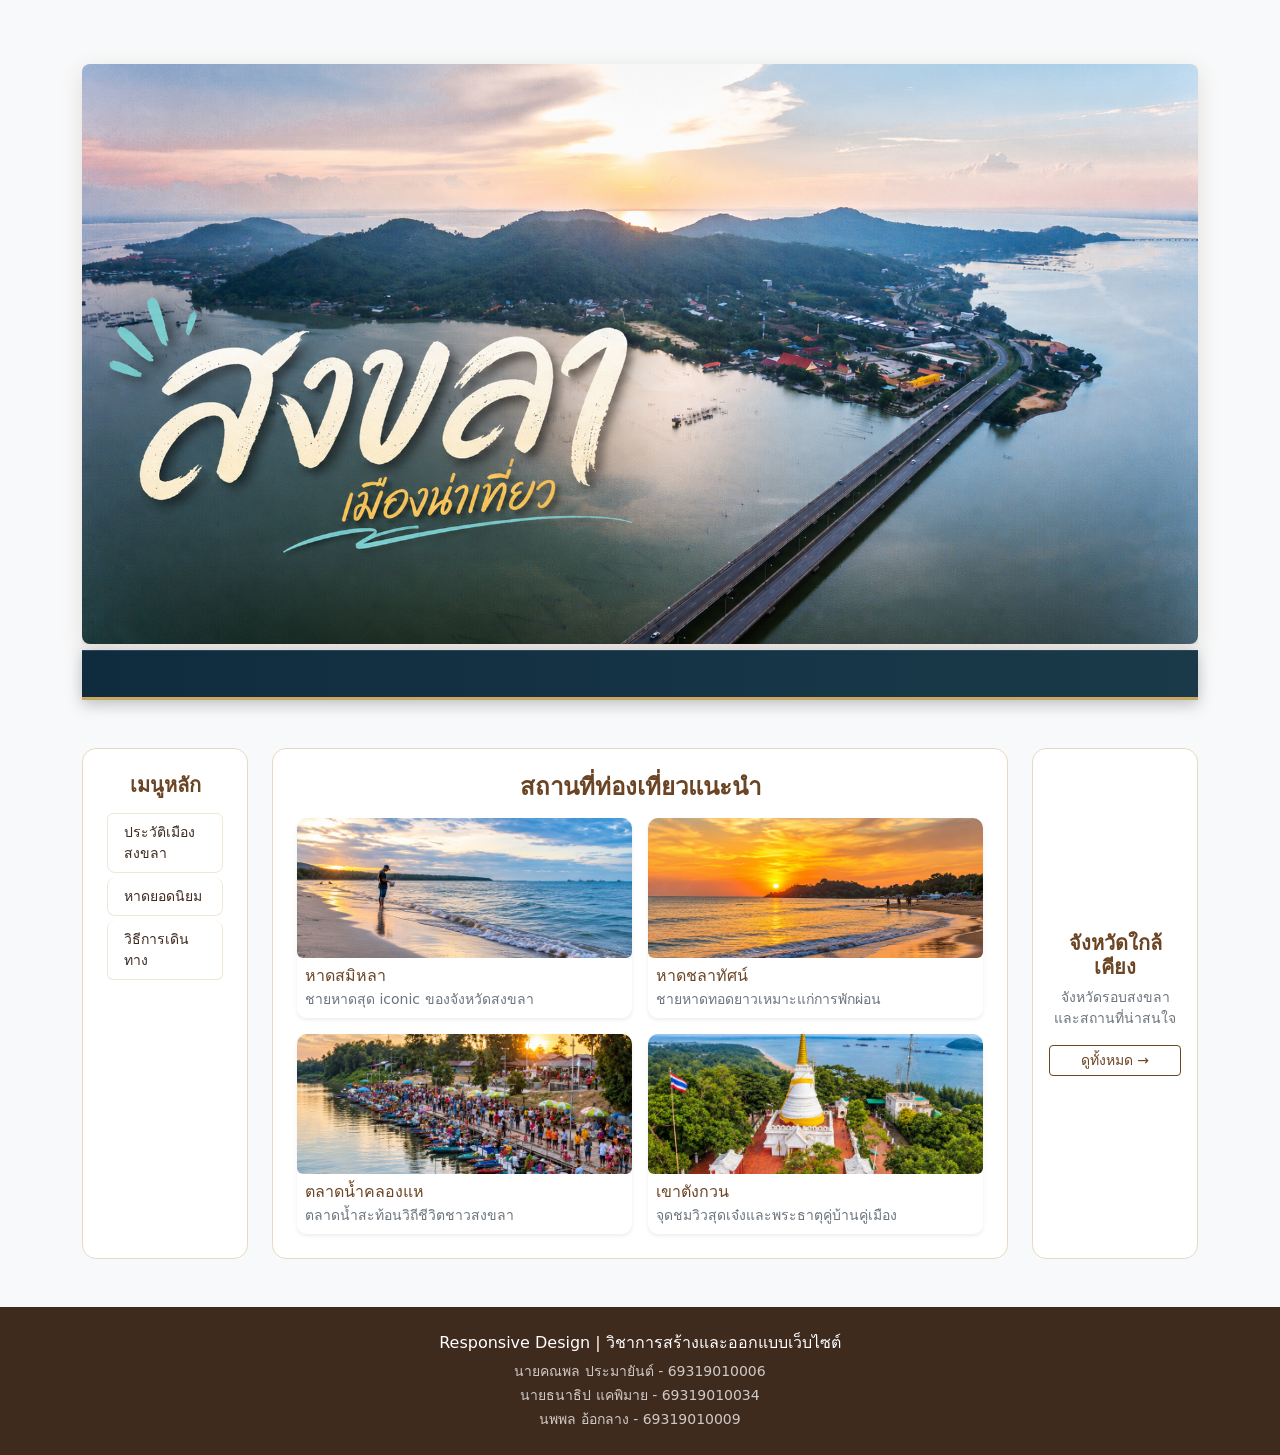
<file: index.html>
<!DOCTYPE html>
<html lang="th">
<head>
    <meta charset="UTF-8">
    <meta name="viewport" content="width=device-width, initial-scale=1.0">
    <meta name="description" content="เว็บไซต์แนะนำและส่งเสริมการท่องเที่ยวสงขลา แหล่งทะเลและสถานที่ท่องเที่ยวชั้นนำของภาคใต้">
    <title>สงขลา | แหล่งท่องเที่ยวทะเลและสถานที่ท่องเที่ยว</title>
    
    <!-- Bootstrap 5 CDN -->
    <link href="https://cdn.jsdelivr.net/npm/bootstrap@5.3.3/dist/css/bootstrap.min.css" rel="stylesheet">
    <!-- CSS แยกไฟล์ -->
    <link rel="stylesheet" href="style.css">
</head>
<body class="bg-light">

    <!-- Hero Section (Hero Image + Promo Banner) -->
    <div class="container mt-5 pt-3 hero-section">
        <!-- Header / Hero Image -->
        <header class="hero-header">
            <img src="Stylization/img/HeaderIMG.png" 
                 alt="สงขลา - แหล่งท่องเที่ยวทะเลและสถานที่ท่องเที่ยวชั้นนำ" 
                 class="hero-image rounded-3 shadow">
        </header>

        <!-- Promotional Banner -->
        <div class="promo-banner">
            <div class="scrolling-text">
                <span>"นกน้ำเพลินตา สมิหลาเพลินใจ เมืองใหญ่สองทะเล เสน่ห์สะพานป๋า ศูนย์การค้าแดนใต้" เว็บไซต์แนะนำและส่งเสริมการท่องเที่ยวจังหวัดสงขลา แหล่งทะเลสวยและสถานที่ท่องเที่ยวชั้นนำของภาคใต้</span>
            </div>
        </div>
    </div>

    <div class="container my-5">
        <div class="row g-4 align-items-stretch">
            
            <!-- Left: เมนูหลัก (≈15%) -->
            <div class="col-lg-2">
                <div class="card nav-card h-100">
                    <div class="card-body text-center p-4">
                        <h5 class="mb-3 fw-bold text-brown">เมนูหลัก</h5>
                        
                        <div class="list-group text-start small">
                            <a href="History.html" class="list-group-item list-group-item-action py-2">
                                ประวัติเมืองสงขลา
                            </a>
                            <a href="Beaches.html" class="list-group-item list-group-item-action py-2">
                                หาดยอดนิยม
                            </a>
                            <a href="Travel.html" class="list-group-item list-group-item-action py-2">
                                วิธีการเดินทาง
                            </a>
                        </div>
                    </div>
                </div>
            </div>

            <!-- Middle: 4 ภาพ + ข้อความ (≈70%) - คลิกได้ -->
            <div class="col-lg-8">
                <div class="card nav-card h-100">
                    <div class="card-body p-4">
                        <h4 class="text-brown fw-bold mb-3 text-center">สถานที่ท่องเที่ยวแนะนำ</h4>
                        
                        <div class="row row-cols-2 g-3">
                            
                            <!-- Item 1: หาดสมิหลา — แนะนำขนาดภาพ 600 × 400 px -->
                            <div class="col">
                                <a href="locale1.html" class="text-decoration-none">
                                    <div class="card place-card h-100 border-0 shadow-sm">
                                        <img src="Stylization/img/Samila.png" class="card-img-top rounded" alt="หาดสมิหลา" style="height: 140px; object-fit: cover;" title="แนะนำขนาดภาพ 600 × 400 px">
                                        <div class="card-body p-2">
                                            <h6 class="card-title mb-1 text-brown">หาดสมิหลา</h6>
                                            <p class="card-text small text-muted mb-0">ชายหาดสุด iconic ของจังหวัดสงขลา</p>
                                        </div>
                                    </div>
                                </a>
                            </div>

                            <!-- Item 2: หาดชลาทัศน์ — แนะนำขนาดภาพ 600 × 400 px -->
                            <div class="col">
                                <a href="locale2.html" class="text-decoration-none">
                                    <div class="card place-card h-100 border-0 shadow-sm">
                                        <img src="Stylization/img/Chalatat.png" class="card-img-top rounded" alt="หาดชลาทัศน์" style="height: 140px; object-fit: cover;" title="แนะนำขนาดภาพ 600 × 400 px">
                                        <div class="card-body p-2">
                                            <h6 class="card-title mb-1 text-brown">หาดชลาทัศน์</h6>
                                            <p class="card-text small text-muted mb-0">ชายหาดทอดยาวเหมาะแก่การพักผ่อน</p>
                                        </div>
                                    </div>
                                </a>
                            </div>

                            <!-- Item 3: ตลาดน้ำคลองแห — แนะนำขนาดภาพ 600 × 400 px -->
                            <div class="col">
                                <a href="locale3.html" class="text-decoration-none">
                                    <div class="card place-card h-100 border-0 shadow-sm">
                                        <img src="Stylization/img/Khlonghae.png" class="card-img-top rounded" alt="ตลาดน้ำคลองแห" style="height: 140px; object-fit: cover;" title="แนะนำขนาดภาพ 600 × 400 px">
                                        <div class="card-body p-2">
                                            <h6 class="card-title mb-1 text-brown">ตลาดน้ำคลองแห</h6>
                                            <p class="card-text small text-muted mb-0">ตลาดน้ำสะท้อนวิถีชีวิตชาวสงขลา</p>
                                        </div>
                                    </div>
                                </a>
                            </div>

                            <!-- Item 4: เขาตังกวน — แนะนำขนาดภาพ 600 × 400 px -->
                            <div class="col">
                                <a href="locale4.html" class="text-decoration-none">
                                    <div class="card place-card h-100 border-0 shadow-sm">
                                        <img src="Stylization/img/Tangkuan.png" class="card-img-top rounded" alt="เขาตังกวน" style="height: 140px; object-fit: cover;" title="แนะนำขนาดภาพ 600 × 400 px">
                                        <div class="card-body p-2">
                                            <h6 class="card-title mb-1 text-brown">เขาตังกวน</h6>
                                            <p class="card-text small text-muted mb-0">จุดชมวิวสุดเจ๋งและพระธาตุคู่บ้านคู่เมือง</p>
                                        </div>
                                    </div>
                                </a>
                            </div>

                        </div>
                    </div>
                </div>
            </div>

            <!-- Right: จังหวัดใกล้เคียง (≈15%) -->
            <div class="col-lg-2">
                <a href="locale_N.html" class="text-decoration-none h-100 d-block">
                    <div class="card nav-card h-100">
                        <div class="card-body d-flex flex-column justify-content-center text-center p-3">
                            <h5 class="text-brown fw-bold mb-2">จังหวัดใกล้เคียง</h5>
                            <p class="text-muted small mb-3">จังหวัดรอบสงขลาและสถานที่น่าสนใจ</p>
                            <span class="btn btn-brown btn-sm px-3">ดูทั้งหมด →</span>
                        </div>
                    </div>
                </a>
            </div>

        </div>
    </div>

    <!-- Footer -->
    <footer class="text-white text-center py-4 mt-auto">
        <div class="container">
            <p class="mb-1 fw-medium">Responsive Design | วิชาการสร้างและออกแบบเว็บไซต์</p>
            <small class="opacity-75">นายคณพล ประมายันต์ - 69319010006</small>
        </div>
        <div class="container">
            <small class="opacity-75">นายธนาธิป แคพิมาย - 69319010034</small>
        </div>
        <div class="container">
            <small class="opacity-75">นพพล อ้อกลาง - 69319010009</small>
        </div>
    </footer>

    <script src="https://cdn.jsdelivr.net/npm/bootstrap@5.3.3/dist/js/bootstrap.bundle.min.js"></script>
</body>
</html>
</file>
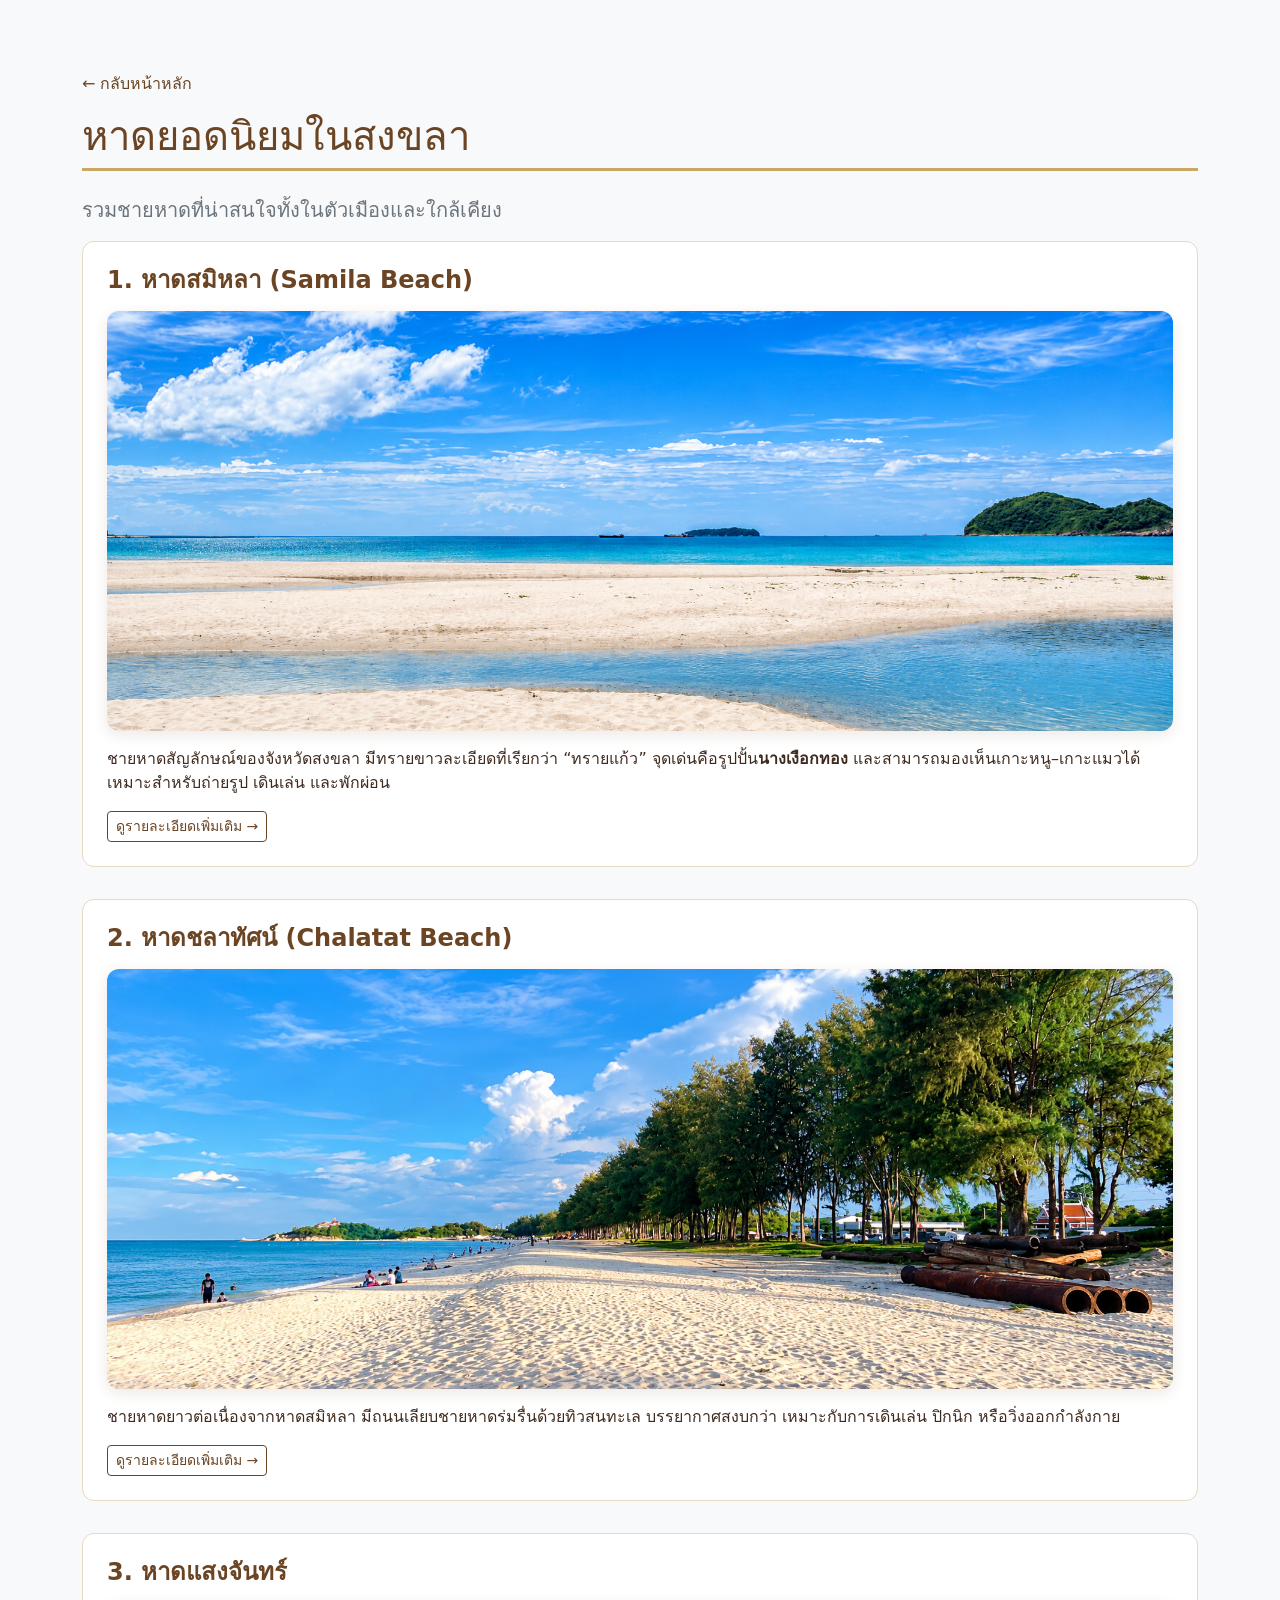
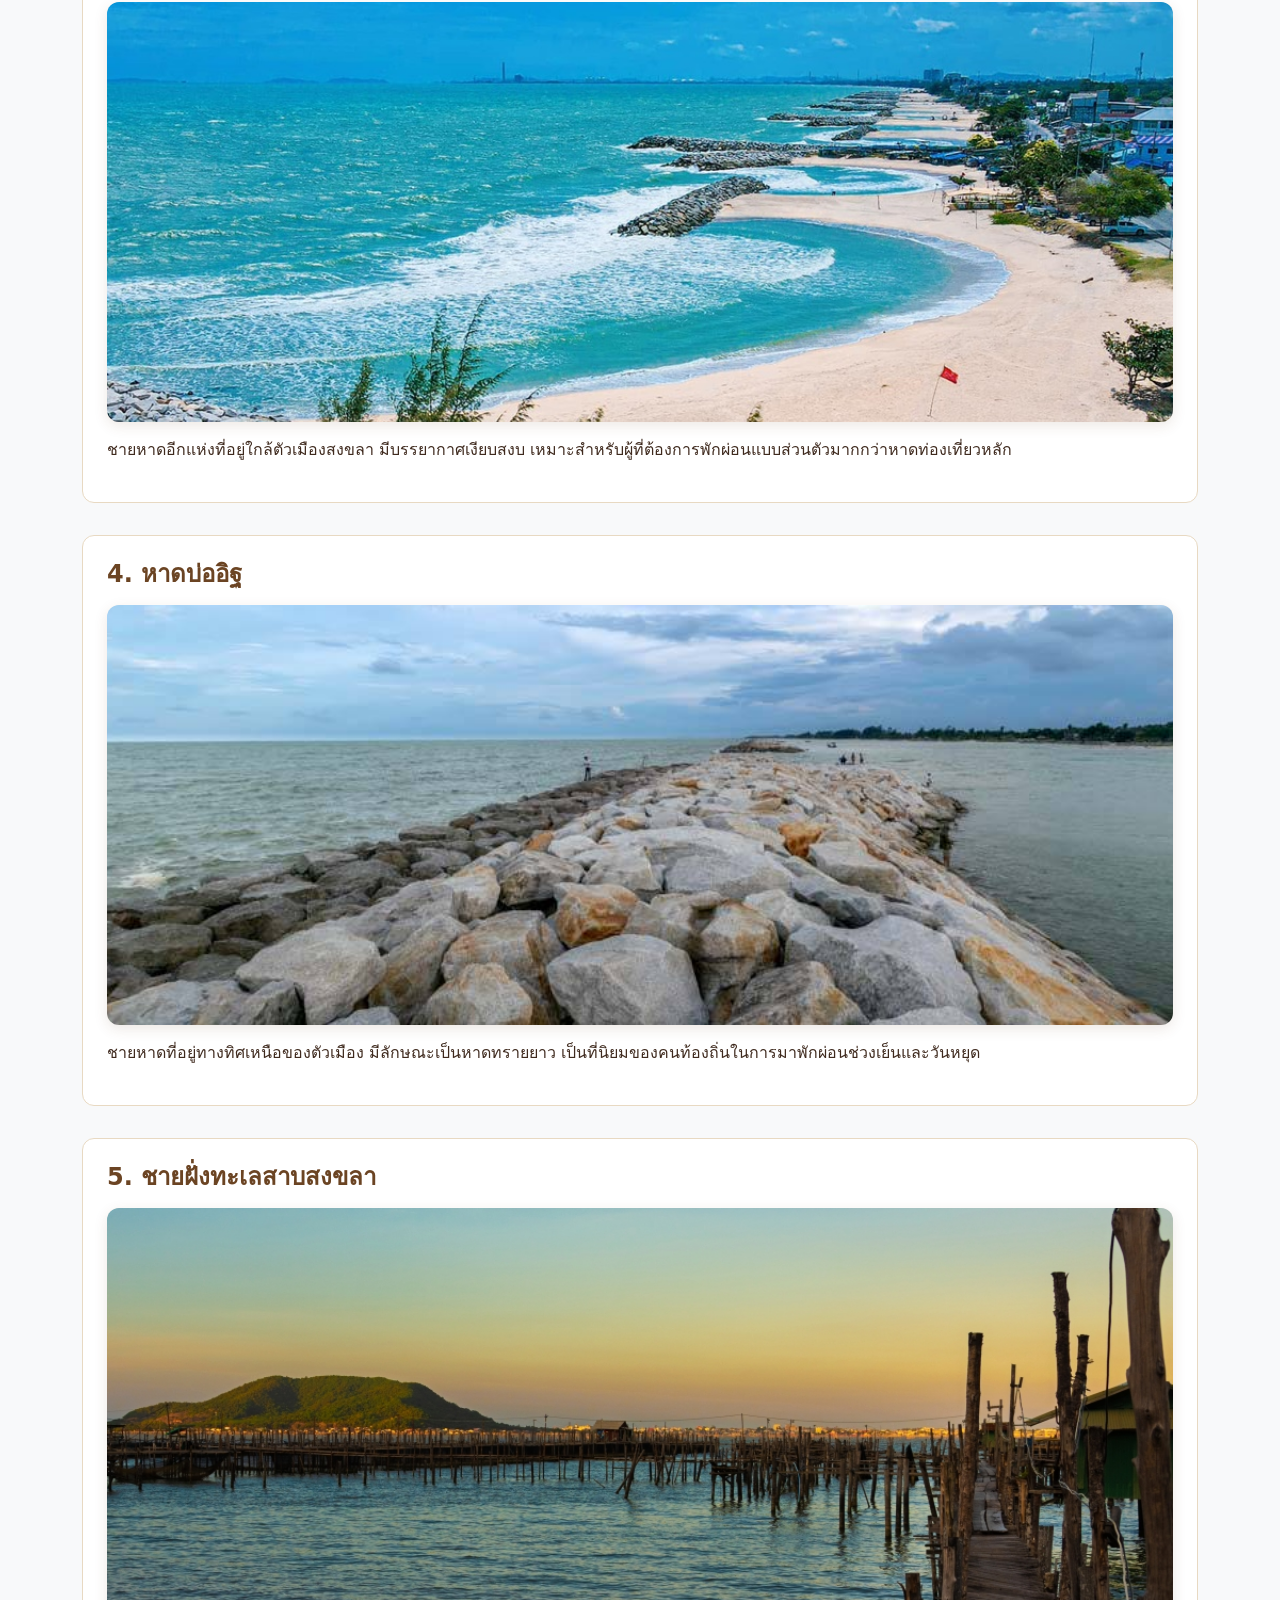
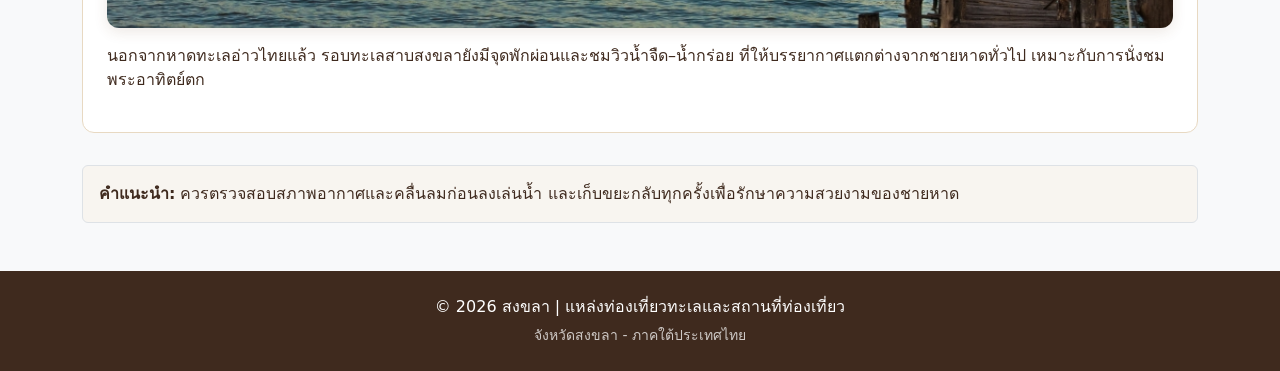
<file: Beaches.html>
<!DOCTYPE html>
<html lang="th">
<head>
    <meta charset="UTF-8">
    <meta name="viewport" content="width=device-width, initial-scale=1.0">
    <meta name="description" content="หาดยอดนิยมในจังหวัดสงขลา">
    <title>หาดยอดนิยม | สงขลา</title>
    <link href="https://cdn.jsdelivr.net/npm/bootstrap@5.3.3/dist/css/bootstrap.min.css" rel="stylesheet">
    <link rel="stylesheet" href="style.css">
    <style>
        .place-title {
            color: #6B4423;
            border-bottom: 3px solid #C9A962;
            padding-bottom: 0.5rem;
            margin-bottom: 1.5rem;
        }
        .beach-img-wrap {
            margin: 1rem 0;
            border-radius: 12px;
            overflow: hidden;
            box-shadow: 0 4px 14px rgba(107, 68, 35, 0.12);
            background-color: #f8f5f0;
        }
        .beach-img-wrap img {
            width: 100%;
            height: auto;
            display: block;
            object-fit: cover;
            aspect-ratio: 1000 / 600;
            max-height: 420px;
        }
        .beach-card {
            border: 1px solid #e8d9c2;
            border-radius: 12px;
            overflow: hidden;
            margin-bottom: 2rem;
        }
        .back-link {
            color: #6B4423;
            text-decoration: none;
            font-weight: 500;
        }
        .back-link:hover { text-decoration: underline; }
    </style>
</head>
<body class="bg-light">

    <div class="container mt-5 pt-4">
        <a href="index.html" class="back-link">← กลับหน้าหลัก</a>

        <h1 class="place-title mt-3">หาดยอดนิยมในสงขลา</h1>
        <p class="lead text-muted">รวมชายหาดที่น่าสนใจทั้งในตัวเมืองและใกล้เคียง</p>

        <!-- หาดสมิหลา -->
        <div class="beach-card p-4 bg-white">
            <h4 class="text-brown fw-bold">1. หาดสมิหลา (Samila Beach)</h4>
            <div class="beach-img-wrap">
                <img src="Stylization/img/SamilaL.png"
                     alt="หาดสมิหลา (Samila Beach)"
                     width="1000" height="600"
                     loading="lazy">
            </div>
            <p>
                ชายหาดสัญลักษณ์ของจังหวัดสงขลา มีทรายขาวละเอียดที่เรียกว่า “ทรายแก้ว” 
                จุดเด่นคือรูปปั้น<strong>นางเงือกทอง</strong> และสามารถมองเห็นเกาะหนู–เกาะแมวได้ 
                เหมาะสำหรับถ่ายรูป เดินเล่น และพักผ่อน
            </p>
            <a href="locale1.html" class="btn btn-brown btn-sm">ดูรายละเอียดเพิ่มเติม →</a>
        </div>

        <!-- หาดชลาทัศน์ -->
        <div class="beach-card p-4 bg-white">
            <h4 class="text-brown fw-bold">2. หาดชลาทัศน์ (Chalatat Beach)</h4>
            <div class="beach-img-wrap">
                <img src="Stylization/img/ChalatatL.png"
                     alt="หาดชลาทัศน์ (Chalatat Beach)"
                     width="1000" height="600"
                     loading="lazy">
            </div>
            <p>
                ชายหาดยาวต่อเนื่องจากหาดสมิหลา มีถนนเลียบชายหาดร่มรื่นด้วยทิวสนทะเล 
                บรรยากาศสงบกว่า เหมาะกับการเดินเล่น ปิกนิก หรือวิ่งออกกำลังกาย
            </p>
            <a href="locale2.html" class="btn btn-brown btn-sm">ดูรายละเอียดเพิ่มเติม →</a>
        </div>

        <!-- หาดแสงจันทร์ -->
        <div class="beach-card p-4 bg-white">
            <h4 class="text-brown fw-bold">3. หาดแสงจันทร์</h4>
            <div class="beach-img-wrap">
                <img src="Stylization/img/SaengchanL.png"
                     alt="หาดแสงจันทร์ (Saengchan Beach)"
                     width="1000" height="600"
                     loading="lazy">
            </div>
            <p>
                ชายหาดอีกแห่งที่อยู่ใกล้ตัวเมืองสงขลา มีบรรยากาศเงียบสงบ 
                เหมาะสำหรับผู้ที่ต้องการพักผ่อนแบบส่วนตัวมากกว่าหาดท่องเที่ยวหลัก
            </p>
        </div>

        <!-- หาดบ่ออิฐ -->
        <div class="beach-card p-4 bg-white">
            <h4 class="text-brown fw-bold">4. หาดบ่ออิฐ</h4>
            <div class="beach-img-wrap">
                <img src="Stylization/img/BoitL.png"
                     alt="หาดบ่ออิฐ (Boit Beach)"
                     width="1000" height="600"
                     loading="lazy">
            </div>
            <p>
                ชายหาดที่อยู่ทางทิศเหนือของตัวเมือง มีลักษณะเป็นหาดทรายยาว 
                เป็นที่นิยมของคนท้องถิ่นในการมาพักผ่อนช่วงเย็นและวันหยุด
            </p>
        </div>

        <!-- ชายหาดรอบทะเลสาบ -->
        <div class="beach-card p-4 bg-white">
            <h4 class="text-brown fw-bold">5. ชายฝั่งทะเลสาบสงขลา</h4>
            <div class="beach-img-wrap">
                <img src="Stylization/img/SongkhlaLakeL.png"
                     alt="ชายฝั่งทะเลสาบสงขลา (Songkhla Lake)"
                     width="1000" height="600"
                     loading="lazy">
            </div>
            <p>
                นอกจากหาดทะเลอ่าวไทยแล้ว รอบทะเลสาบสงขลายังมีจุดพักผ่อนและชมวิวน้ำจืด–น้ำกร่อย 
                ที่ให้บรรยากาศแตกต่างจากชายหาดทั่วไป เหมาะกับการนั่งชมพระอาทิตย์ตก
            </p>
        </div>

        <div class="alert alert-light border mt-4">
            <strong>คำแนะนำ:</strong> ควรตรวจสอบสภาพอากาศและคลื่นลมก่อนลงเล่นน้ำ 
            และเก็บขยะกลับทุกครั้งเพื่อรักษาความสวยงามของชายหาด
        </div>
    </div>

    <footer class="text-white text-center py-4 mt-5">
        <div class="container">
            <p class="mb-1 fw-medium">© 2026 สงขลา | แหล่งท่องเที่ยวทะเลและสถานที่ท่องเที่ยว</p>
            <small class="opacity-75">จังหวัดสงขลา - ภาคใต้ประเทศไทย</small>
        </div>
    </footer>

    <script src="https://cdn.jsdelivr.net/npm/bootstrap@5.3.3/dist/js/bootstrap.bundle.min.js"></script>
</body>
</html>
</file>
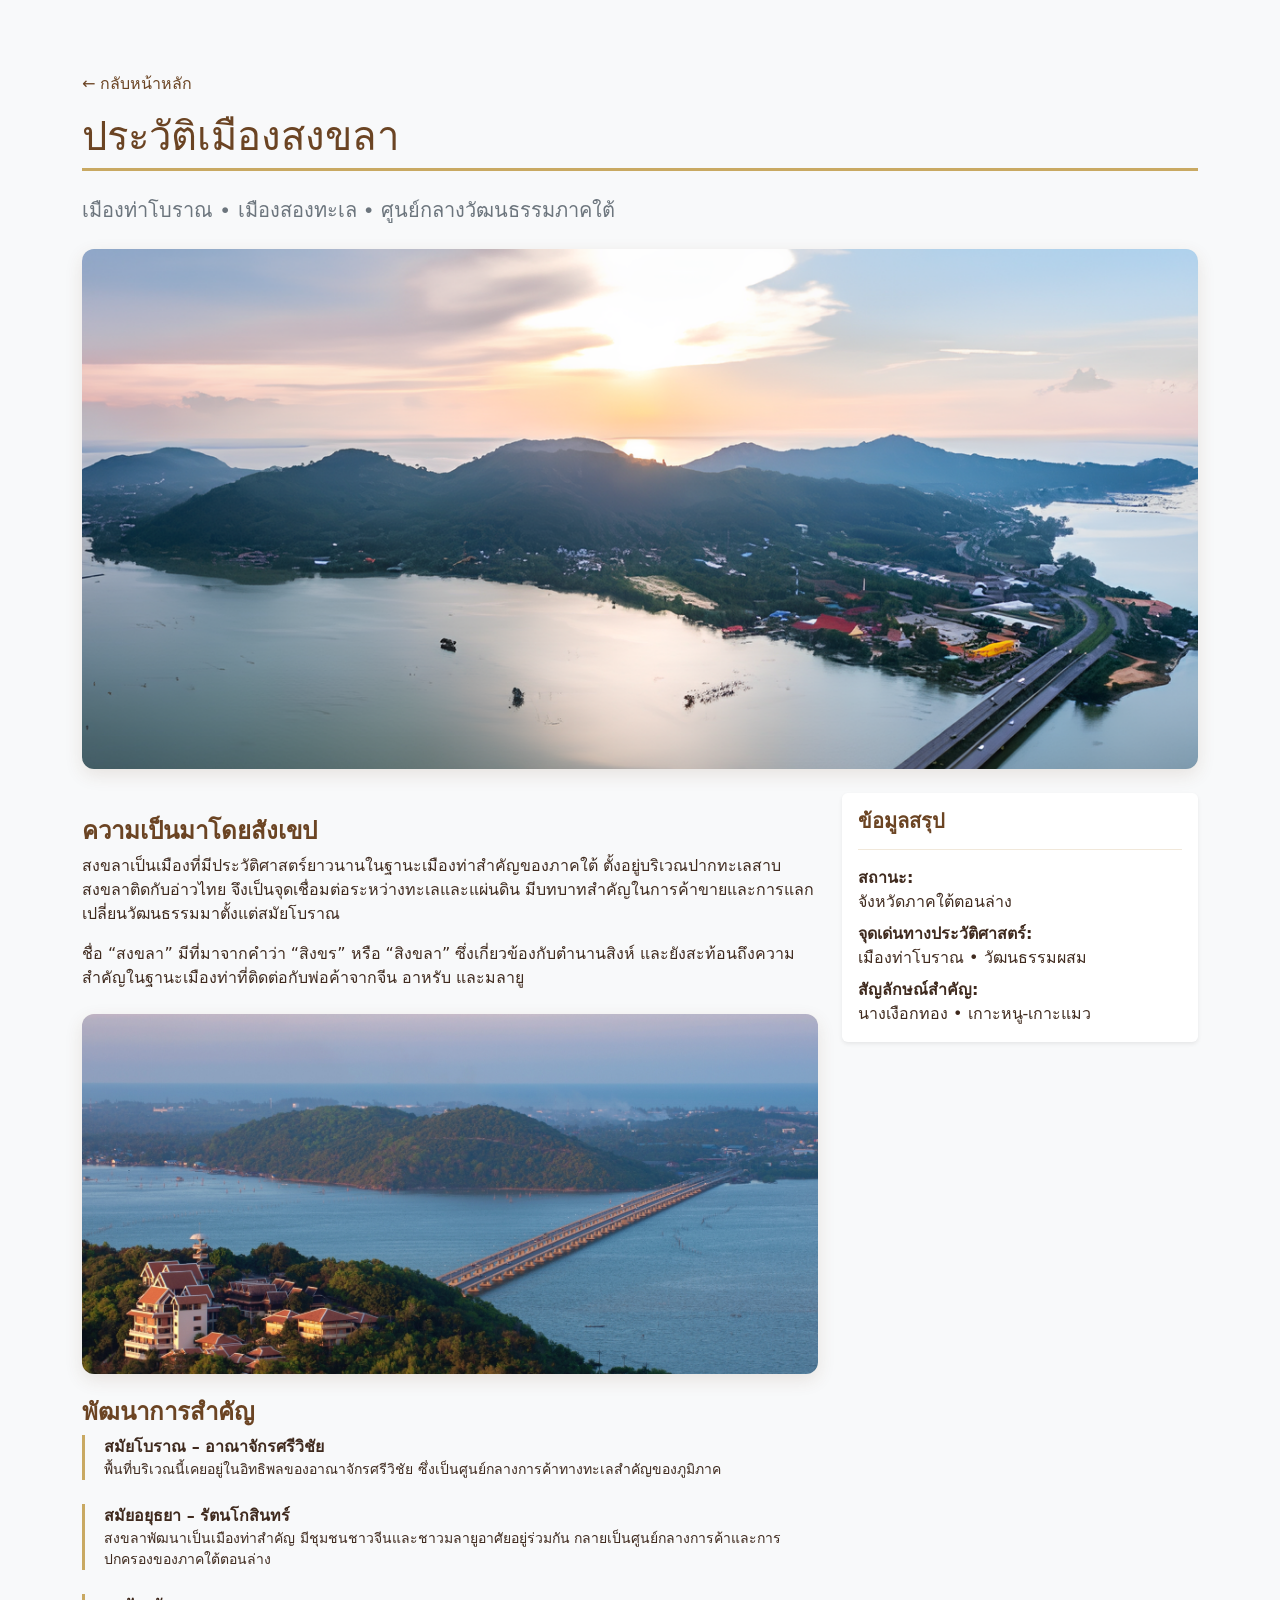
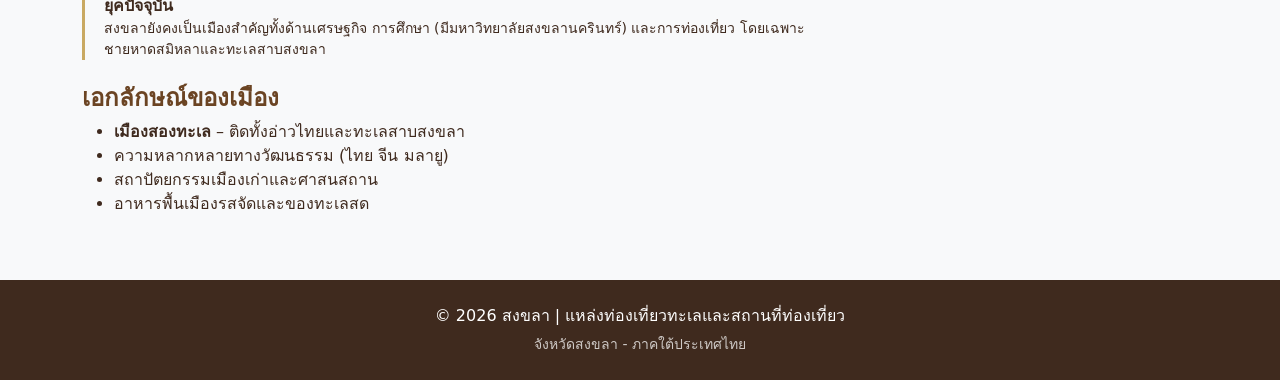
<file: History.html>
<!DOCTYPE html>
<html lang="th">
<head>
    <meta charset="UTF-8">
    <meta name="viewport" content="width=device-width, initial-scale=1.0">
    <meta name="description" content="ประวัติเมืองสงขลา - เมืองท่าโบราณแห่งภาคใต้">
    <title>ประวัติเมืองสงขลา | สงขลา</title>
    <link href="https://cdn.jsdelivr.net/npm/bootstrap@5.3.3/dist/css/bootstrap.min.css" rel="stylesheet">
    <link rel="stylesheet" href="style.css">
    <style>
        .place-title {
            color: #6B4423;
            border-bottom: 3px solid #C9A962;
            padding-bottom: 0.5rem;
            margin-bottom: 1.5rem;
        }
        .history-img-wrap {
            margin: 1.5rem 0;
            border-radius: 12px;
            overflow: hidden;
            box-shadow: 0 6px 18px rgba(107, 68, 35, 0.12);
            background-color: #f8f5f0;
        }
        .history-img-wrap img {
            width: 100%;
            height: auto;
            display: block;
            object-fit: cover;
        }
        .history-img-main {
            aspect-ratio: 1200 / 600;
            max-height: 520px;
            object-fit: cover;
            width: 100%;
        }
        .history-img-secondary {
            aspect-ratio: 800 / 500;
            max-height: 360px;
            object-fit: cover;
            width: 100%;
        }
        .back-link {
            color: #6B4423;
            text-decoration: none;
            font-weight: 500;
        }
        .back-link:hover { text-decoration: underline; }
        .timeline-item {
            border-left: 3px solid #C9A962;
            padding-left: 1.2rem;
            margin-bottom: 1.5rem;
        }
    </style>
</head>
<body class="bg-light">

    <div class="container mt-5 pt-4">
        <a href="index.html" class="back-link">← กลับหน้าหลัก</a>

        <h1 class="place-title mt-3">ประวัติเมืองสงขลา</h1>
        <p class="lead text-muted">เมืองท่าโบราณ • เมืองสองทะเล • ศูนย์กลางวัฒนธรรมภาคใต้</p>

        <div class="history-img-wrap">
            <img src="Stylization/img/History1.png"
                 alt="ภาพประวัติศาสตร์เมืองเก่าสงขลา"
                 class="history-img-main"
                 width="1200"
                 height="600"
                 loading="lazy">
        </div>

        <div class="row">
            <div class="col-lg-8">
                <h4 class="text-brown fw-bold mt-4">ความเป็นมาโดยสังเขป</h4>
                <p>
                    สงขลาเป็นเมืองที่มีประวัติศาสตร์ยาวนานในฐานะเมืองท่าสำคัญของภาคใต้ 
                    ตั้งอยู่บริเวณปากทะเลสาบสงขลาติดกับอ่าวไทย จึงเป็นจุดเชื่อมต่อระหว่างทะเลและแผ่นดิน 
                    มีบทบาทสำคัญในการค้าขายและการแลกเปลี่ยนวัฒนธรรมมาตั้งแต่สมัยโบราณ
                </p>
                <p>
                    ชื่อ “สงขลา” มีที่มาจากคำว่า “สิงขร” หรือ “สิงขลา” ซึ่งเกี่ยวข้องกับตำนานสิงห์ 
                    และยังสะท้อนถึงความสำคัญในฐานะเมืองท่าที่ติดต่อกับพ่อค้าจากจีน อาหรับ และมลายู
                </p>

                <div class="history-img-wrap">
                    <img src="Stylization/img/History2.png"
                         alt="ภาพเมืองเก่า อาคารโบราณ หรือสะพานติณสูลานนท์"
                         class="history-img-secondary"
                         width="800"
                         height="500"
                         loading="lazy">
                </div>

                <h4 class="text-brown fw-bold mt-4">พัฒนาการสำคัญ</h4>

                <div class="timeline-item">
                    <strong>สมัยโบราณ – อาณาจักรศรีวิชัย</strong>
                    <p class="mb-0 small">พื้นที่บริเวณนี้เคยอยู่ในอิทธิพลของอาณาจักรศรีวิชัย ซึ่งเป็นศูนย์กลางการค้าทางทะเลสำคัญของภูมิภาค</p>
                </div>

                <div class="timeline-item">
                    <strong>สมัยอยุธยา – รัตนโกสินทร์</strong>
                    <p class="mb-0 small">สงขลาพัฒนาเป็นเมืองท่าสำคัญ มีชุมชนชาวจีนและชาวมลายูอาศัยอยู่ร่วมกัน 
                    กลายเป็นศูนย์กลางการค้าและการปกครองของภาคใต้ตอนล่าง</p>
                </div>

                <div class="timeline-item">
                    <strong>ยุคปัจจุบัน</strong>
                    <p class="mb-0 small">สงขลายังคงเป็นเมืองสำคัญทั้งด้านเศรษฐกิจ การศึกษา (มีมหาวิทยาลัยสงขลานครินทร์) 
                    และการท่องเที่ยว โดยเฉพาะชายหาดสมิหลาและทะเลสาบสงขลา</p>
                </div>

                <h4 class="text-brown fw-bold mt-4">เอกลักษณ์ของเมือง</h4>
                <ul>
                    <li><strong>เมืองสองทะเล</strong> – ติดทั้งอ่าวไทยและทะเลสาบสงขลา</li>
                    <li>ความหลากหลายทางวัฒนธรรม (ไทย จีน มลายู)</li>
                    <li>สถาปัตยกรรมเมืองเก่าและศาสนสถาน</li>
                    <li>อาหารพื้นเมืองรสจัดและของทะเลสด</li>
                </ul>
            </div>

            <div class="col-lg-4">
                <div class="card border-0 shadow-sm sticky-top" style="top: 80px;">
                    <div class="card-body">
                        <h5 class="text-brown fw-bold">ข้อมูลสรุป</h5>
                        <hr>
                        <p class="mb-2"><strong>สถานะ:</strong><br>จังหวัดภาคใต้ตอนล่าง</p>
                        <p class="mb-2"><strong>จุดเด่นทางประวัติศาสตร์:</strong><br>เมืองท่าโบราณ • วัฒนธรรมผสม</p>
                        <p class="mb-0"><strong>สัญลักษณ์สำคัญ:</strong><br>นางเงือกทอง • เกาะหนู-เกาะแมว</p>
                    </div>
                </div>
            </div>
        </div>
    </div>

    <footer class="text-white text-center py-4 mt-5">
        <div class="container">
            <p class="mb-1 fw-medium">© 2026 สงขลา | แหล่งท่องเที่ยวทะเลและสถานที่ท่องเที่ยว</p>
            <small class="opacity-75">จังหวัดสงขลา - ภาคใต้ประเทศไทย</small>
        </div>
    </footer>

    <script src="https://cdn.jsdelivr.net/npm/bootstrap@5.3.3/dist/js/bootstrap.bundle.min.js"></script>
</body>
</html>
</file>
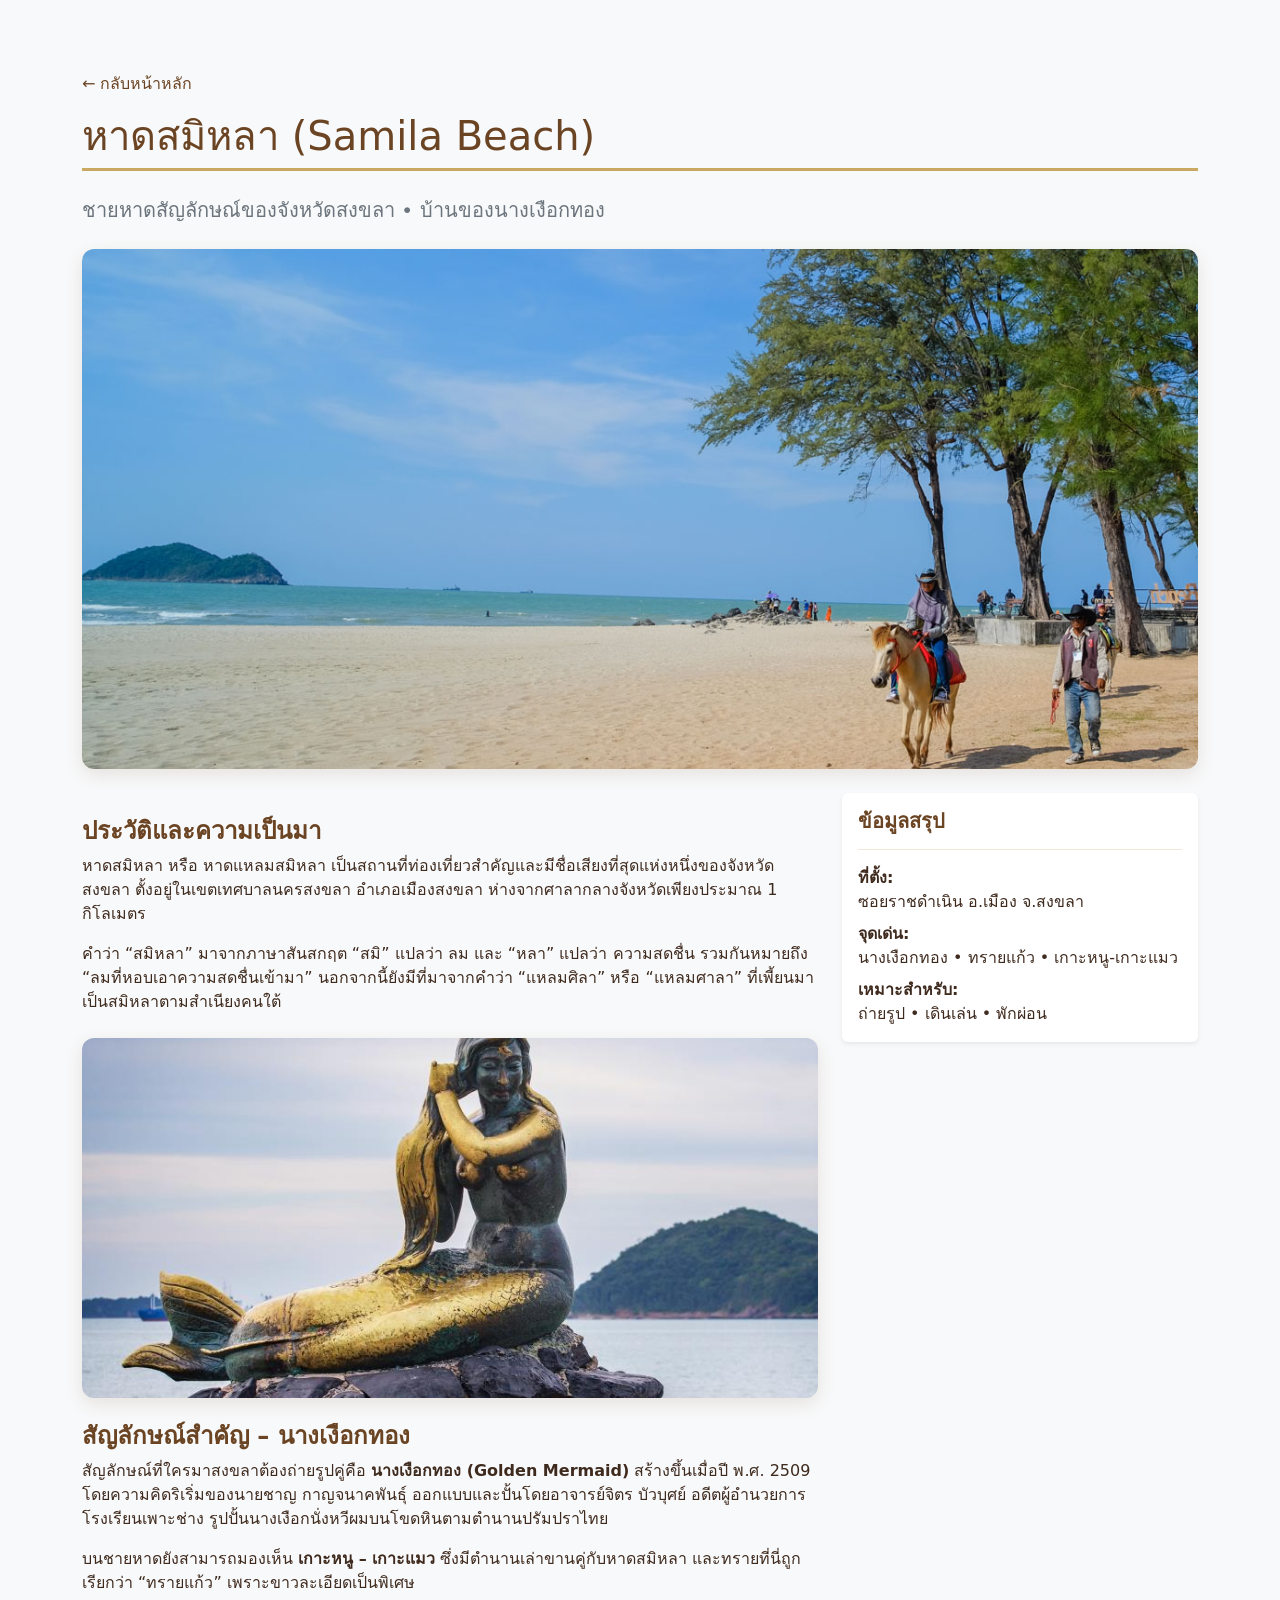
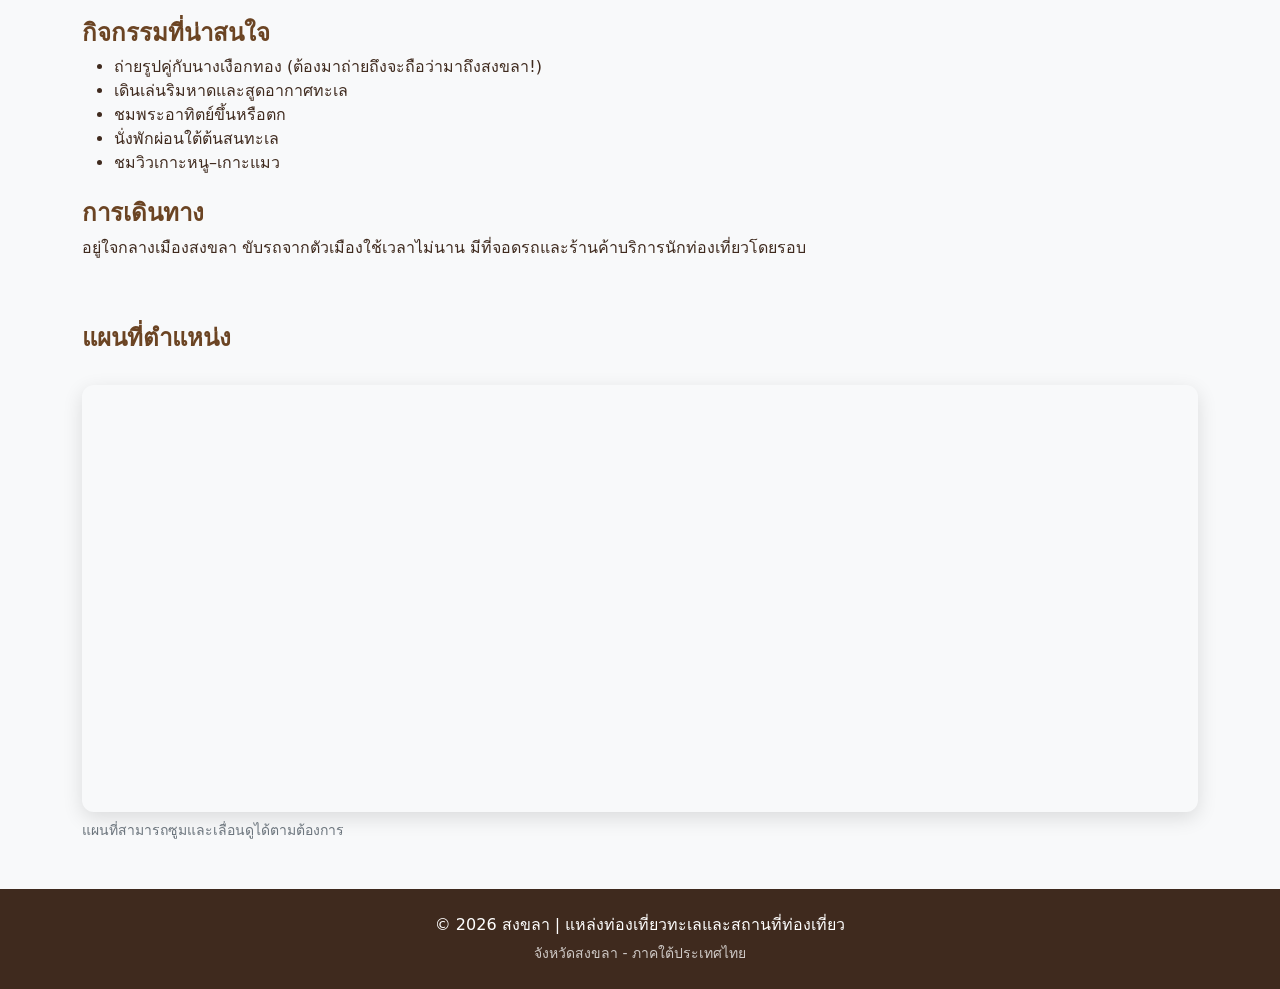
<file: locale1.html>
<!DOCTYPE html>
<html lang="th">
<head>
    <meta charset="UTF-8">
    <meta name="viewport" content="width=device-width, initial-scale=1.0">
    <meta name="description" content="หาดสมิหลา สงขลา - ชายหาดสัญลักษณ์ของจังหวัดสงขลา พร้อมนางเงือกทอง">
    <title>หาดสมิหลา | สงขลา</title>
    <link href="https://cdn.jsdelivr.net/npm/bootstrap@5.3.3/dist/css/bootstrap.min.css" rel="stylesheet">
    <link rel="stylesheet" href="style.css">
    <style>
        .locale-img-wrap {
            margin: 1.5rem 0;
            border-radius: 12px;
            overflow: hidden;
            box-shadow: 0 6px 18px rgba(107, 68, 35, 0.12);
            background-color: #f8f5f0;
        }
        .locale-img-wrap img {
            width: 100%;
            height: auto;
            display: block;
            object-fit: cover;
        }
        .locale-img-main {
            aspect-ratio: 1200 / 600;
            max-height: 520px;
            width: 100%;
            object-fit: cover;
        }
        .locale-img-secondary {
            aspect-ratio: 800 / 500;
            max-height: 360px;
            width: 100%;
            object-fit: cover;
        }
        .place-title {
            color: #6B4423;
            border-bottom: 3px solid #C9A962;
            padding-bottom: 0.5rem;
            margin-bottom: 1.5rem;
        }
        .map-container {
            border-radius: 12px;
            overflow: hidden;
            box-shadow: 0 6px 20px rgba(0,0,0,0.12);
            margin-top: 2rem;
        }
        .back-link {
            color: #6B4423;
            text-decoration: none;
            font-weight: 500;
        }
        .back-link:hover { text-decoration: underline; }
    </style>
</head>
<body class="bg-light">

    <div class="container mt-5 pt-4">
        <a href="index.html" class="back-link">← กลับหน้าหลัก</a>

        <h1 class="place-title mt-3">หาดสมิหลา (Samila Beach)</h1>
        <p class="lead text-muted">ชายหาดสัญลักษณ์ของจังหวัดสงขลา • บ้านของนางเงือกทอง</p>

        <div class="locale-img-wrap">
            <img src="Stylization/img/Samila1.png"
                 alt="ภาพหลักหาดสมิหลา"
                 class="locale-img-main"
                 width="1200" height="600"
                 loading="lazy">
        </div>

        <div class="row">
            <div class="col-lg-8">
                <h4 class="text-brown fw-bold mt-4">ประวัติและความเป็นมา</h4>
                <p>
                    หาดสมิหลา หรือ หาดแหลมสมิหลา เป็นสถานที่ท่องเที่ยวสำคัญและมีชื่อเสียงที่สุดแห่งหนึ่งของจังหวัดสงขลา 
                    ตั้งอยู่ในเขตเทศบาลนครสงขลา อำเภอเมืองสงขลา ห่างจากศาลากลางจังหวัดเพียงประมาณ 1 กิโลเมตร
                </p>
                <p>
                    คำว่า “สมิหลา” มาจากภาษาสันสกฤต “สมิ” แปลว่า ลม และ “หลา” แปลว่า ความสดชื่น 
                    รวมกันหมายถึง “ลมที่หอบเอาความสดชื่นเข้ามา” นอกจากนี้ยังมีที่มาจากคำว่า “แหลมศิลา” หรือ “แหลมศาลา” 
                    ที่เพี้ยนมาเป็นสมิหลาตามสำเนียงคนใต้
                </p>

                <div class="locale-img-wrap">
                    <img src="Stylization/img/Samila2.png"
                         alt="นางเงือกทองหรือทิวทัศน์หาดสมิหลา"
                         class="locale-img-secondary"
                         width="800" height="500"
                         loading="lazy">
                </div>

                <h4 class="text-brown fw-bold mt-4">สัญลักษณ์สำคัญ – นางเงือกทอง</h4>
                <p>
                    สัญลักษณ์ที่ใครมาสงขลาต้องถ่ายรูปคู่คือ <strong>นางเงือกทอง (Golden Mermaid)</strong> 
                    สร้างขึ้นเมื่อปี พ.ศ. 2509 โดยความคิดริเริ่มของนายชาญ กาญจนาคพันธุ์ 
                    ออกแบบและปั้นโดยอาจารย์จิตร บัวบุศย์ อดีตผู้อำนวยการโรงเรียนเพาะช่าง 
                    รูปปั้นนางเงือกนั่งหวีผมบนโขดหินตามตำนานปรัมปราไทย
                </p>
                <p>
                    บนชายหาดยังสามารถมองเห็น <strong>เกาะหนู – เกาะแมว</strong> ซึ่งมีตำนานเล่าขานคู่กับหาดสมิหลา 
                    และทรายที่นี่ถูกเรียกว่า “ทรายแก้ว” เพราะขาวละเอียดเป็นพิเศษ
                </p>

                <h4 class="text-brown fw-bold mt-4">กิจกรรมที่น่าสนใจ</h4>
                <ul>
                    <li>ถ่ายรูปคู่กับนางเงือกทอง (ต้องมาถ่ายถึงจะถือว่ามาถึงสงขลา!)</li>
                    <li>เดินเล่นริมหาดและสูดอากาศทะเล</li>
                    <li>ชมพระอาทิตย์ขึ้นหรือตก</li>
                    <li>นั่งพักผ่อนใต้ต้นสนทะเล</li>
                    <li>ชมวิวเกาะหนู–เกาะแมว</li>
                </ul>

                <h4 class="text-brown fw-bold mt-4">การเดินทาง</h4>
                <p>
                    อยู่ใจกลางเมืองสงขลา ขับรถจากตัวเมืองใช้เวลาไม่นาน 
                    มีที่จอดรถและร้านค้าบริการนักท่องเที่ยวโดยรอบ
                </p>
            </div>

            <div class="col-lg-4">
                <div class="card border-0 shadow-sm sticky-top" style="top: 80px;">
                    <div class="card-body">
                        <h5 class="text-brown fw-bold">ข้อมูลสรุป</h5>
                        <hr>
                        <p class="mb-2"><strong>ที่ตั้ง:</strong><br>ซอยราชดำเนิน อ.เมือง จ.สงขลา</p>
                        <p class="mb-2"><strong>จุดเด่น:</strong><br>นางเงือกทอง • ทรายแก้ว • เกาะหนู-เกาะแมว</p>
                        <p class="mb-0"><strong>เหมาะสำหรับ:</strong><br>ถ่ายรูป • เดินเล่น • พักผ่อน</p>
                    </div>
                </div>
            </div>
        </div>

        <!-- Google Map -->
        <h4 class="text-brown fw-bold mt-5">แผนที่ตำแหน่ง</h4>
        <div class="map-container">
            <iframe 
                src="https://maps.google.com/maps?q=หาดสมิหลา+สงขลา&t=&z=15&ie=UTF8&iwloc=&output=embed" 
                width="100%" 
                height="420" 
                style="border:0;" 
                allowfullscreen="" 
                loading="lazy" 
                referrerpolicy="no-referrer-when-downgrade">
            </iframe>
        </div>
        <p class="text-muted small mt-2">แผนที่สามารถซูมและเลื่อนดูได้ตามต้องการ</p>
    </div>

    <footer class="text-white text-center py-4 mt-5">
        <div class="container">
            <p class="mb-1 fw-medium">© 2026 สงขลา | แหล่งท่องเที่ยวทะเลและสถานที่ท่องเที่ยว</p>
            <small class="opacity-75">จังหวัดสงขลา - ภาคใต้ประเทศไทย</small>
        </div>
    </footer>

    <script src="https://cdn.jsdelivr.net/npm/bootstrap@5.3.3/dist/js/bootstrap.bundle.min.js"></script>
</body>
</html>
</file>
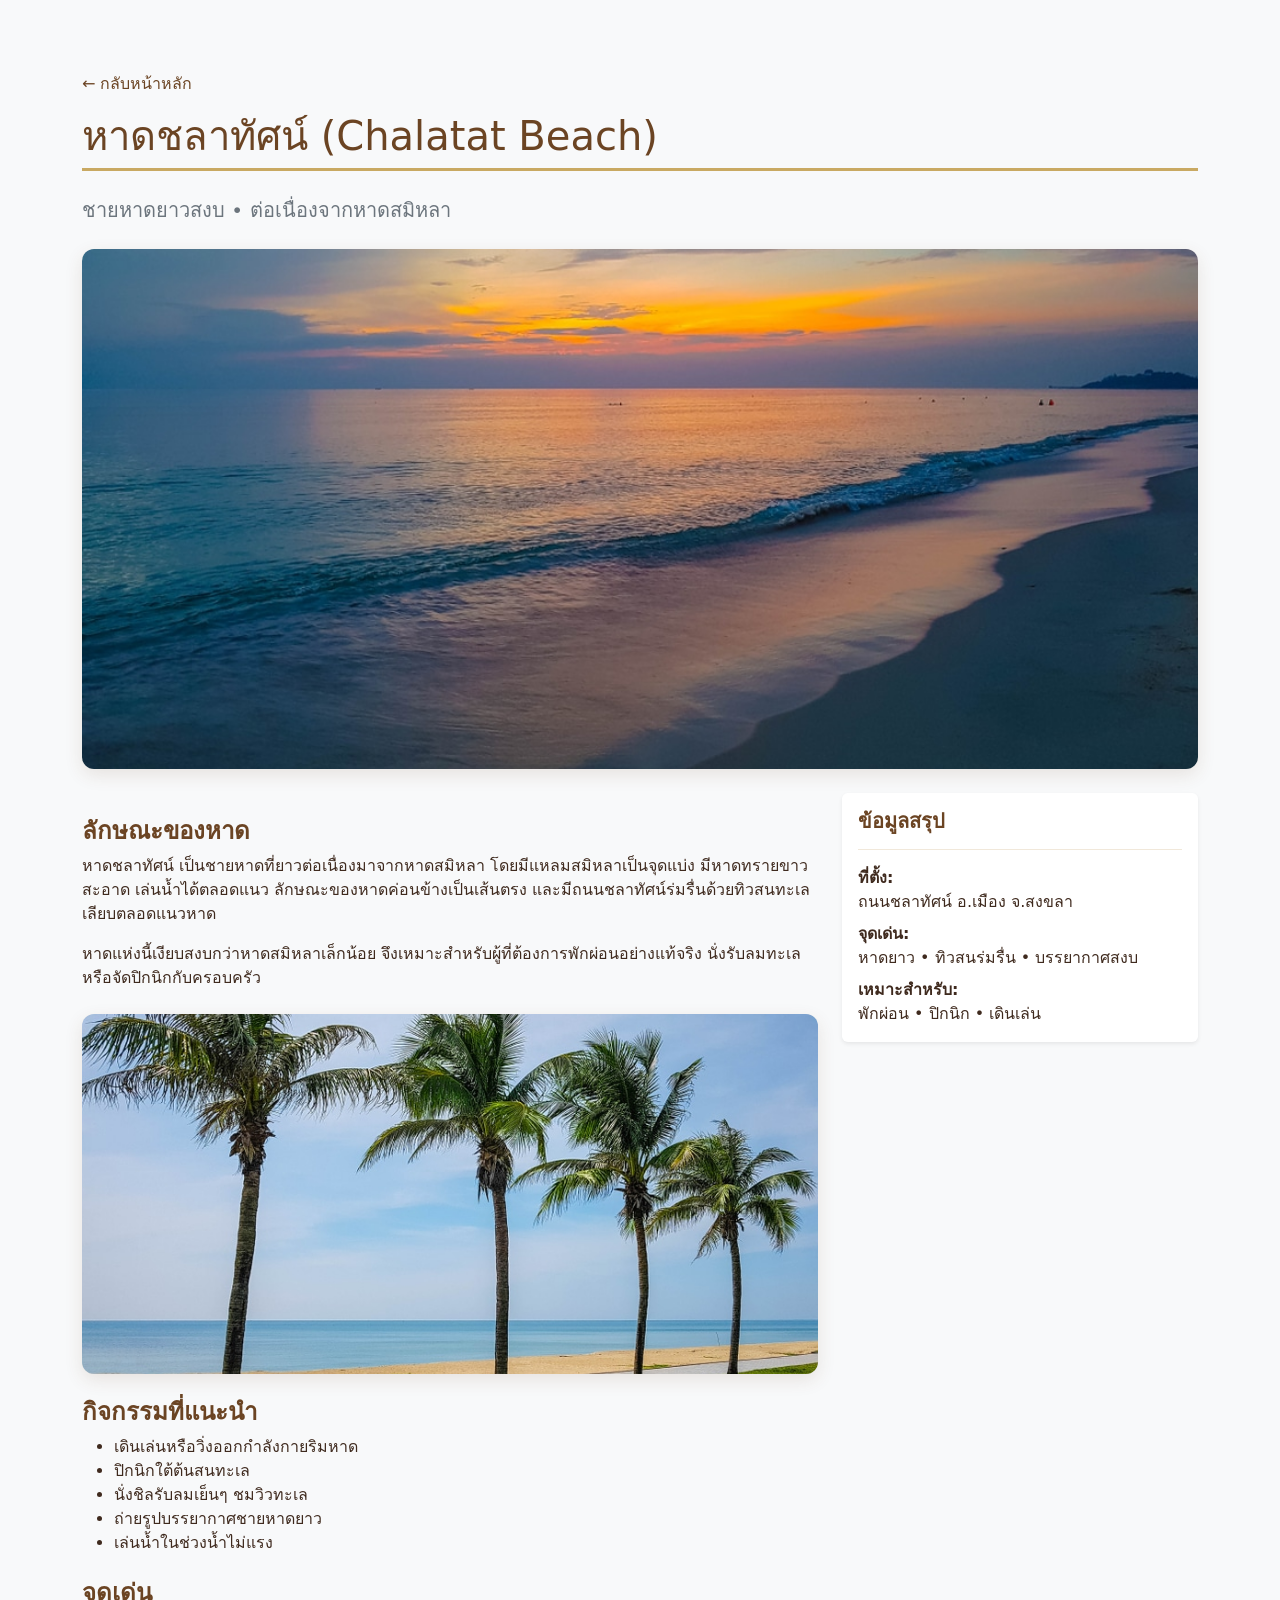
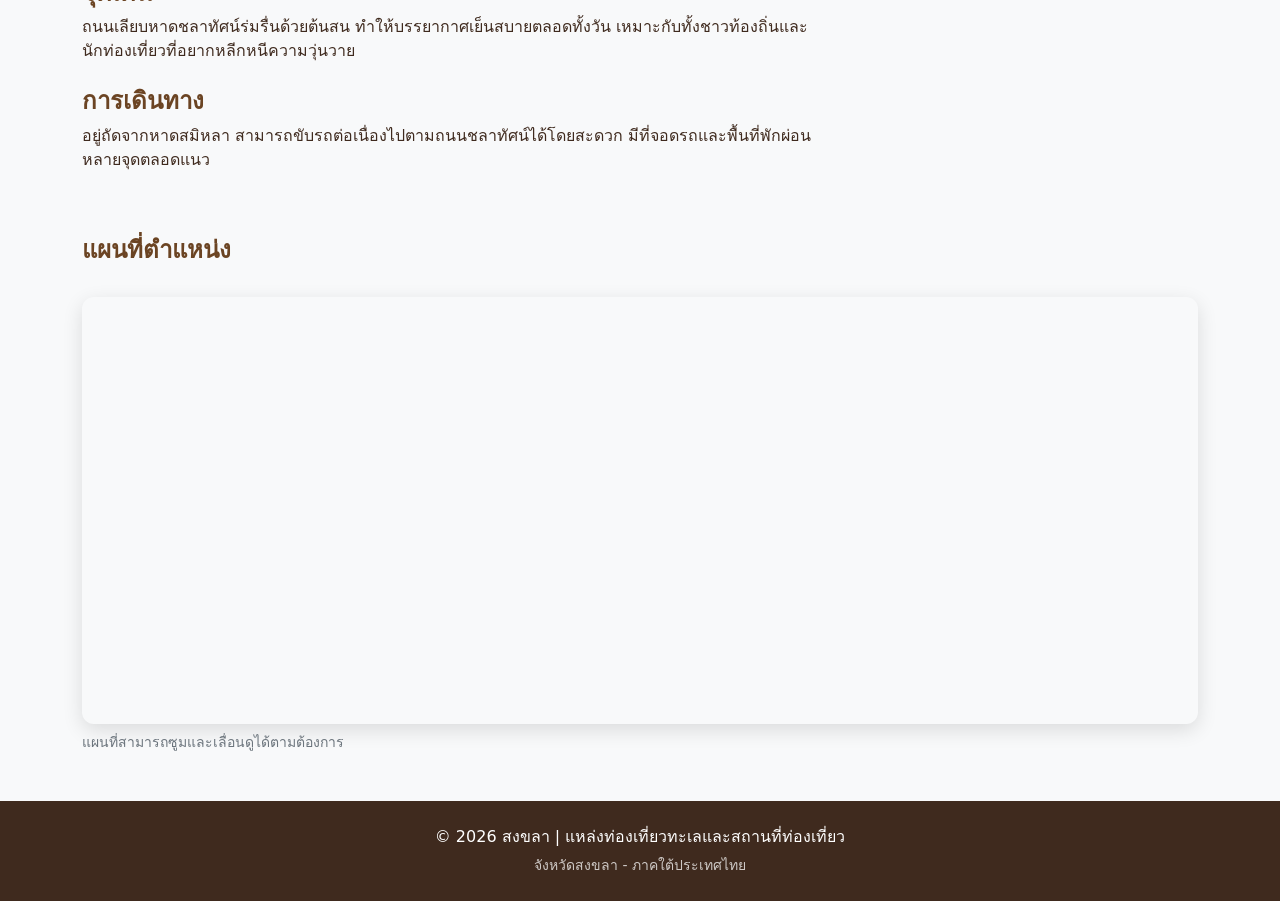
<file: locale2.html>
<!DOCTYPE html>
<html lang="th">
<head>
    <meta charset="UTF-8">
    <meta name="viewport" content="width=device-width, initial-scale=1.0">
    <meta name="description" content="หาดชลาทัศน์ สงขลา - ชายหาดยาวสงบต่อเนื่องจากหาดสมิหลา">
    <title>หาดชลาทัศน์ | สงขลา</title>
    <link href="https://cdn.jsdelivr.net/npm/bootstrap@5.3.3/dist/css/bootstrap.min.css" rel="stylesheet">
    <link rel="stylesheet" href="style.css">
    <style>
        .locale-img-wrap {
            margin: 1.5rem 0;
            border-radius: 12px;
            overflow: hidden;
            box-shadow: 0 6px 18px rgba(107, 68, 35, 0.12);
            background-color: #f8f5f0;
        }
        .locale-img-wrap img {
            width: 100%;
            height: auto;
            display: block;
            object-fit: cover;
        }
        .locale-img-main {
            aspect-ratio: 1200 / 600;
            max-height: 520px;
            width: 100%;
            object-fit: cover;
        }
        .locale-img-secondary {
            aspect-ratio: 800 / 500;
            max-height: 360px;
            width: 100%;
            object-fit: cover;
        }
        .place-title {
            color: #6B4423;
            border-bottom: 3px solid #C9A962;
            padding-bottom: 0.5rem;
            margin-bottom: 1.5rem;
        }
        .map-container {
            border-radius: 12px;
            overflow: hidden;
            box-shadow: 0 6px 20px rgba(0,0,0,0.12);
            margin-top: 2rem;
        }
        .back-link {
            color: #6B4423;
            text-decoration: none;
            font-weight: 500;
        }
        .back-link:hover { text-decoration: underline; }
    </style>
</head>
<body class="bg-light">

    <div class="container mt-5 pt-4">
        <a href="index.html" class="back-link">← กลับหน้าหลัก</a>

        <h1 class="place-title mt-3">หาดชลาทัศน์ (Chalatat Beach)</h1>
        <p class="lead text-muted">ชายหาดยาวสงบ • ต่อเนื่องจากหาดสมิหลา</p>

        <div class="locale-img-wrap">
            <img src="Stylization/img/Chalatat1.png"
                 alt="ภาพหลักหาดชลาทัศน์"
                 class="locale-img-main"
                 width="1200" height="600"
                 loading="lazy">
        </div>

        <div class="row">
            <div class="col-lg-8">
                <h4 class="text-brown fw-bold mt-4">ลักษณะของหาด</h4>
                <p>
                    หาดชลาทัศน์ เป็นชายหาดที่ยาวต่อเนื่องมาจากหาดสมิหลา โดยมีแหลมสมิหลาเป็นจุดแบ่ง 
                    มีหาดทรายขาวสะอาด เล่นน้ำได้ตลอดแนว ลักษณะของหาดค่อนข้างเป็นเส้นตรง 
                    และมีถนนชลาทัศน์ร่มรื่นด้วยทิวสนทะเลเลียบตลอดแนวหาด
                </p>
                <p>
                    หาดแห่งนี้เงียบสงบกว่าหาดสมิหลาเล็กน้อย จึงเหมาะสำหรับผู้ที่ต้องการพักผ่อนอย่างแท้จริง 
                    นั่งรับลมทะเล หรือจัดปิกนิกกับครอบครัว
                </p>

                <div class="locale-img-wrap">
                    <img src="Stylization/img/Chalatat2.png"
                         alt="ทิวสนทะเลหรือบรรยากาศริมหาดชลาทัศน์"
                         class="locale-img-secondary"
                         width="800" height="500"
                         loading="lazy">
                </div>

                <h4 class="text-brown fw-bold mt-4">กิจกรรมที่แนะนำ</h4>
                <ul>
                    <li>เดินเล่นหรือวิ่งออกกำลังกายริมหาด</li>
                    <li>ปิกนิกใต้ต้นสนทะเล</li>
                    <li>นั่งชิลรับลมเย็นๆ ชมวิวทะเล</li>
                    <li>ถ่ายรูปบรรยากาศชายหาดยาว</li>
                    <li>เล่นน้ำในช่วงน้ำไม่แรง</li>
                </ul>

                <h4 class="text-brown fw-bold mt-4">จุดเด่น</h4>
                <p>
                    ถนนเลียบหาดชลาทัศน์ร่มรื่นด้วยต้นสน ทำให้บรรยากาศเย็นสบายตลอดทั้งวัน 
                    เหมาะกับทั้งชาวท้องถิ่นและนักท่องเที่ยวที่อยากหลีกหนีความวุ่นวาย
                </p>

                <h4 class="text-brown fw-bold mt-4">การเดินทาง</h4>
                <p>
                    อยู่ถัดจากหาดสมิหลา สามารถขับรถต่อเนื่องไปตามถนนชลาทัศน์ได้โดยสะดวก 
                    มีที่จอดรถและพื้นที่พักผ่อนหลายจุดตลอดแนว
                </p>
            </div>

            <div class="col-lg-4">
                <div class="card border-0 shadow-sm sticky-top" style="top: 80px;">
                    <div class="card-body">
                        <h5 class="text-brown fw-bold">ข้อมูลสรุป</h5>
                        <hr>
                        <p class="mb-2"><strong>ที่ตั้ง:</strong><br>ถนนชลาทัศน์ อ.เมือง จ.สงขลา</p>
                        <p class="mb-2"><strong>จุดเด่น:</strong><br>หาดยาว • ทิวสนร่มรื่น • บรรยากาศสงบ</p>
                        <p class="mb-0"><strong>เหมาะสำหรับ:</strong><br>พักผ่อน • ปิกนิก • เดินเล่น</p>
                    </div>
                </div>
            </div>
        </div>

        <h4 class="text-brown fw-bold mt-5">แผนที่ตำแหน่ง</h4>
        <div class="map-container">
            <iframe 
                src="https://maps.google.com/maps?q=หาดชลาทัศน์+สงขลา&t=&z=14&ie=UTF8&iwloc=&output=embed" 
                width="100%" 
                height="420" 
                style="border:0;" 
                allowfullscreen="" 
                loading="lazy" 
                referrerpolicy="no-referrer-when-downgrade">
            </iframe>
        </div>
        <p class="text-muted small mt-2">แผนที่สามารถซูมและเลื่อนดูได้ตามต้องการ</p>
    </div>

    <footer class="text-white text-center py-4 mt-5">
        <div class="container">
            <p class="mb-1 fw-medium">© 2026 สงขลา | แหล่งท่องเที่ยวทะเลและสถานที่ท่องเที่ยว</p>
            <small class="opacity-75">จังหวัดสงขลา - ภาคใต้ประเทศไทย</small>
        </div>
    </footer>

    <script src="https://cdn.jsdelivr.net/npm/bootstrap@5.3.3/dist/js/bootstrap.bundle.min.js"></script>
</body>
</html>
</file>
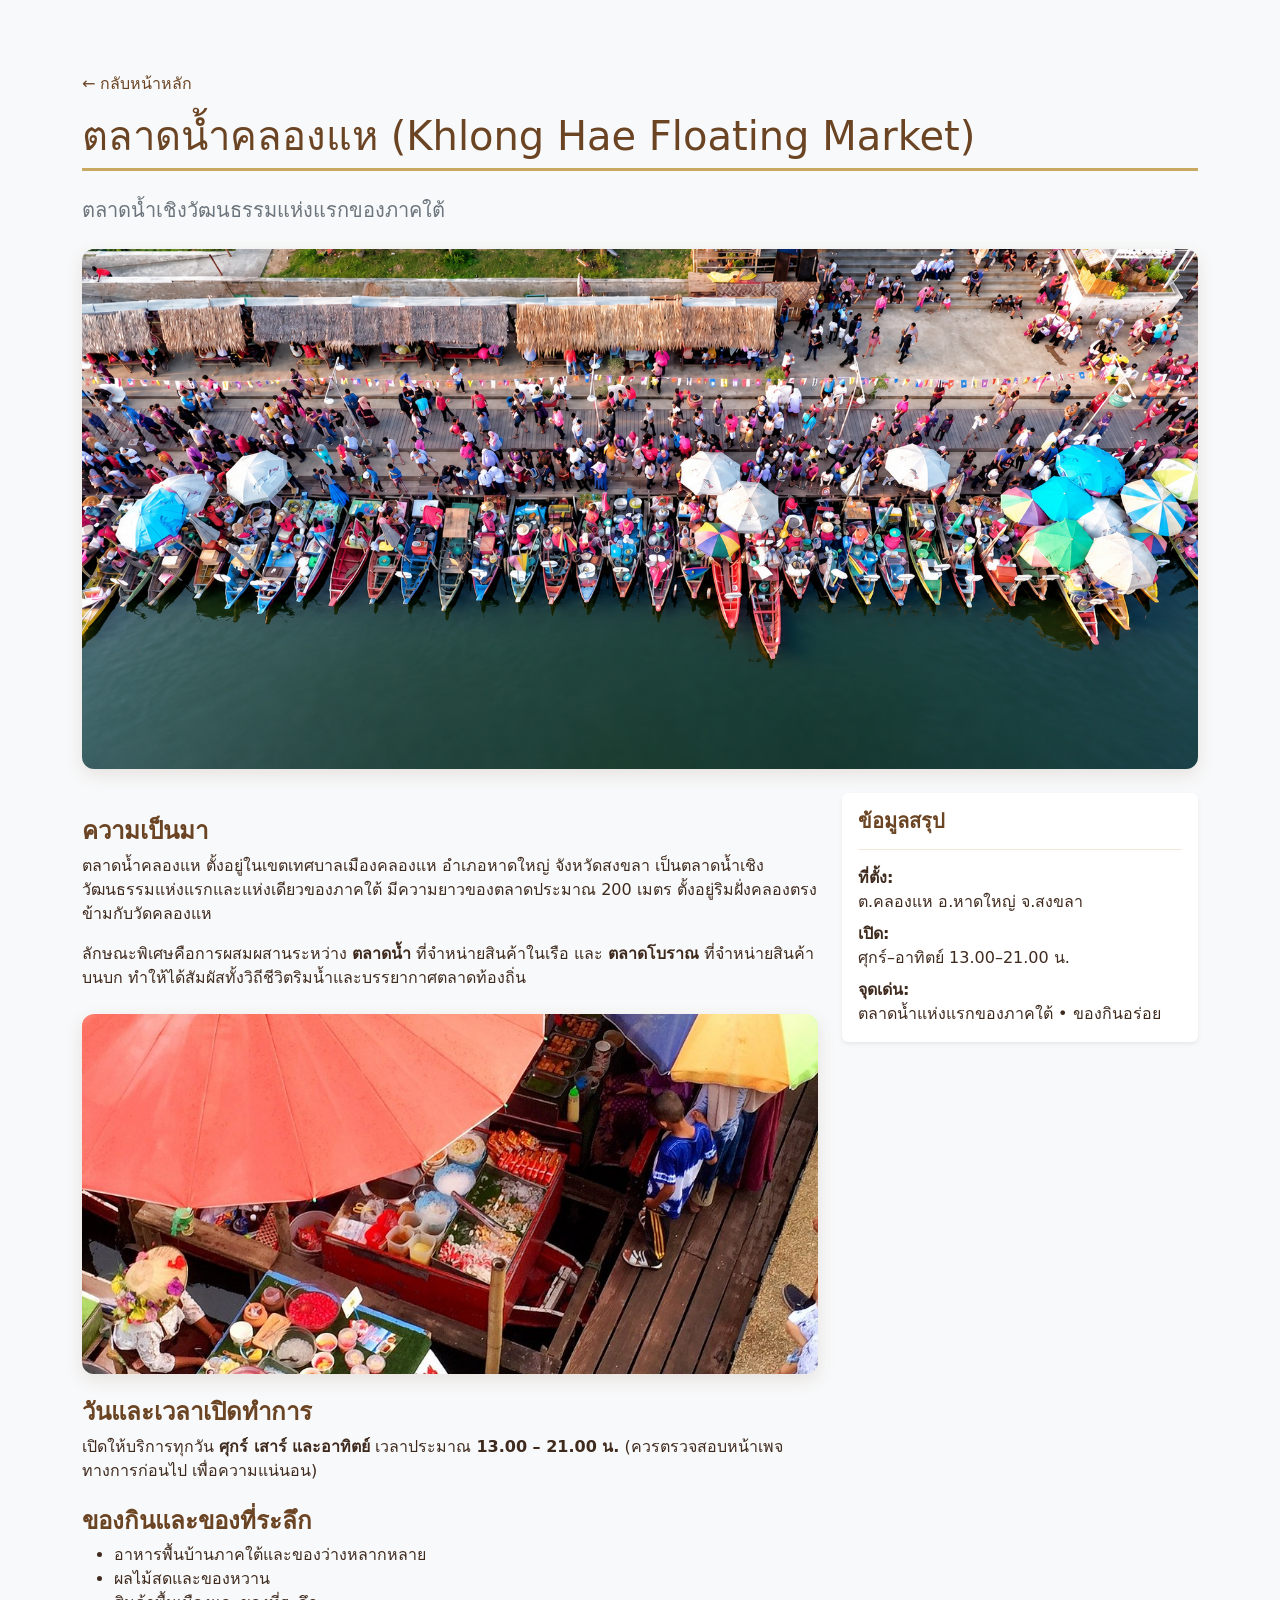
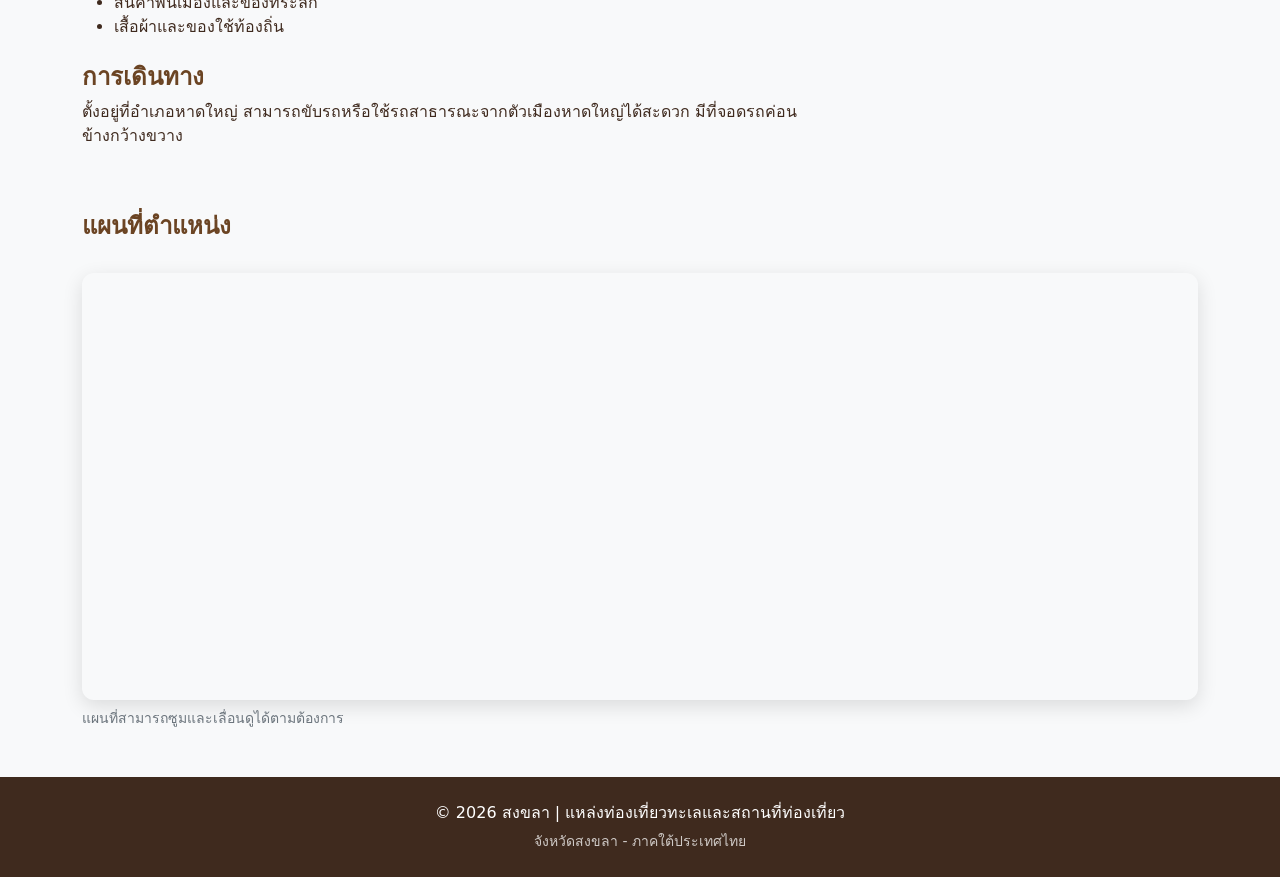
<file: locale3.html>
<!DOCTYPE html>
<html lang="th">
<head>
    <meta charset="UTF-8">
    <meta name="viewport" content="width=device-width, initial-scale=1.0">
    <meta name="description" content="ตลาดน้ำคลองแห สงขลา - ตลาดน้ำเชิงวัฒนธรรมแห่งแรกของภาคใต้">
    <title>ตลาดน้ำคลองแห | สงขลา</title>
    <link href="https://cdn.jsdelivr.net/npm/bootstrap@5.3.3/dist/css/bootstrap.min.css" rel="stylesheet">
    <link rel="stylesheet" href="style.css">
    <style>
        .locale-img-wrap {
            margin: 1.5rem 0;
            border-radius: 12px;
            overflow: hidden;
            box-shadow: 0 6px 18px rgba(107, 68, 35, 0.12);
            background-color: #f8f5f0;
        }
        .locale-img-wrap img {
            width: 100%;
            height: auto;
            display: block;
            object-fit: cover;
        }
        .locale-img-main {
            aspect-ratio: 1200 / 600;
            max-height: 520px;
            width: 100%;
            object-fit: cover;
        }
        .locale-img-secondary {
            aspect-ratio: 800 / 500;
            max-height: 360px;
            width: 100%;
            object-fit: cover;
        }
        .place-title {
            color: #6B4423;
            border-bottom: 3px solid #C9A962;
            padding-bottom: 0.5rem;
            margin-bottom: 1.5rem;
        }
        .map-container {
            border-radius: 12px;
            overflow: hidden;
            box-shadow: 0 6px 20px rgba(0,0,0,0.12);
            margin-top: 2rem;
        }
        .back-link {
            color: #6B4423;
            text-decoration: none;
            font-weight: 500;
        }
        .back-link:hover { text-decoration: underline; }
    </style>
</head>
<body class="bg-light">

    <div class="container mt-5 pt-4">
        <a href="index.html" class="back-link">← กลับหน้าหลัก</a>

        <h1 class="place-title mt-3">ตลาดน้ำคลองแห (Khlong Hae Floating Market)</h1>
        <p class="lead text-muted">ตลาดน้ำเชิงวัฒนธรรมแห่งแรกของภาคใต้</p>

        <div class="locale-img-wrap">
            <img src="Stylization/img/Khlonghae1.png"
                 alt="ภาพหลักตลาดน้ำคลองแห"
                 class="locale-img-main"
                 width="1200" height="600"
                 loading="lazy">
        </div>

        <div class="row">
            <div class="col-lg-8">
                <h4 class="text-brown fw-bold mt-4">ความเป็นมา</h4>
                <p>
                    ตลาดน้ำคลองแห ตั้งอยู่ในเขตเทศบาลเมืองคลองแห อำเภอหาดใหญ่ จังหวัดสงขลา 
                    เป็นตลาดน้ำเชิงวัฒนธรรมแห่งแรกและแห่งเดียวของภาคใต้ 
                    มีความยาวของตลาดประมาณ 200 เมตร ตั้งอยู่ริมฝั่งคลองตรงข้ามกับวัดคลองแห
                </p>
                <p>
                    ลักษณะพิเศษคือการผสมผสานระหว่าง <strong>ตลาดน้ำ</strong> ที่จำหน่ายสินค้าในเรือ 
                    และ <strong>ตลาดโบราณ</strong> ที่จำหน่ายสินค้าบนบก ทำให้ได้สัมผัสทั้งวิถีชีวิตริมน้ำและบรรยากาศตลาดท้องถิ่น
                </p>

                <div class="locale-img-wrap">
                    <img src="Stylization/img/Khlonghae2.png"
                         alt="เรือขายของหรือบรรยากาศตลาดน้ำคลองแห"
                         class="locale-img-secondary"
                         width="800" height="500"
                         loading="lazy">
                </div>

                <h4 class="text-brown fw-bold mt-4">วันและเวลาเปิดทำการ</h4>
                <p>
                    เปิดให้บริการทุกวัน <strong>ศุกร์ เสาร์ และอาทิตย์</strong> 
                    เวลาประมาณ <strong>13.00 – 21.00 น.</strong> 
                    (ควรตรวจสอบหน้าเพจทางการก่อนไป เพื่อความแน่นอน)
                </p>

                <h4 class="text-brown fw-bold mt-4">ของกินและของที่ระลึก</h4>
                <ul>
                    <li>อาหารพื้นบ้านภาคใต้และของว่างหลากหลาย</li>
                    <li>ผลไม้สดและของหวาน</li>
                    <li>สินค้าพื้นเมืองและของที่ระลึก</li>
                    <li>เสื้อผ้าและของใช้ท้องถิ่น</li>
                </ul>

                <h4 class="text-brown fw-bold mt-4">การเดินทาง</h4>
                <p>
                    ตั้งอยู่ที่อำเภอหาดใหญ่ สามารถขับรถหรือใช้รถสาธารณะจากตัวเมืองหาดใหญ่ได้สะดวก 
                    มีที่จอดรถค่อนข้างกว้างขวาง
                </p>
            </div>

            <div class="col-lg-4">
                <div class="card border-0 shadow-sm sticky-top" style="top: 80px;">
                    <div class="card-body">
                        <h5 class="text-brown fw-bold">ข้อมูลสรุป</h5>
                        <hr>
                        <p class="mb-2"><strong>ที่ตั้ง:</strong><br>ต.คลองแห อ.หาดใหญ่ จ.สงขลา</p>
                        <p class="mb-2"><strong>เปิด:</strong><br>ศุกร์–อาทิตย์ 13.00–21.00 น.</p>
                        <p class="mb-0"><strong>จุดเด่น:</strong><br>ตลาดน้ำแห่งแรกของภาคใต้ • ของกินอร่อย</p>
                    </div>
                </div>
            </div>
        </div>

        <h4 class="text-brown fw-bold mt-5">แผนที่ตำแหน่ง</h4>
        <div class="map-container">
            <iframe 
                src="https://maps.google.com/maps?q=ตลาดน้ำคลองแห+สงขลา&t=&z=15&ie=UTF8&iwloc=&output=embed" 
                width="100%" 
                height="420" 
                style="border:0;" 
                allowfullscreen="" 
                loading="lazy" 
                referrerpolicy="no-referrer-when-downgrade">
            </iframe>
        </div>
        <p class="text-muted small mt-2">แผนที่สามารถซูมและเลื่อนดูได้ตามต้องการ</p>
    </div>

    <footer class="text-white text-center py-4 mt-5">
        <div class="container">
            <p class="mb-1 fw-medium">© 2026 สงขลา | แหล่งท่องเที่ยวทะเลและสถานที่ท่องเที่ยว</p>
            <small class="opacity-75">จังหวัดสงขลา - ภาคใต้ประเทศไทย</small>
        </div>
    </footer>

    <script src="https://cdn.jsdelivr.net/npm/bootstrap@5.3.3/dist/js/bootstrap.bundle.min.js"></script>
</body>
</html>
</file>
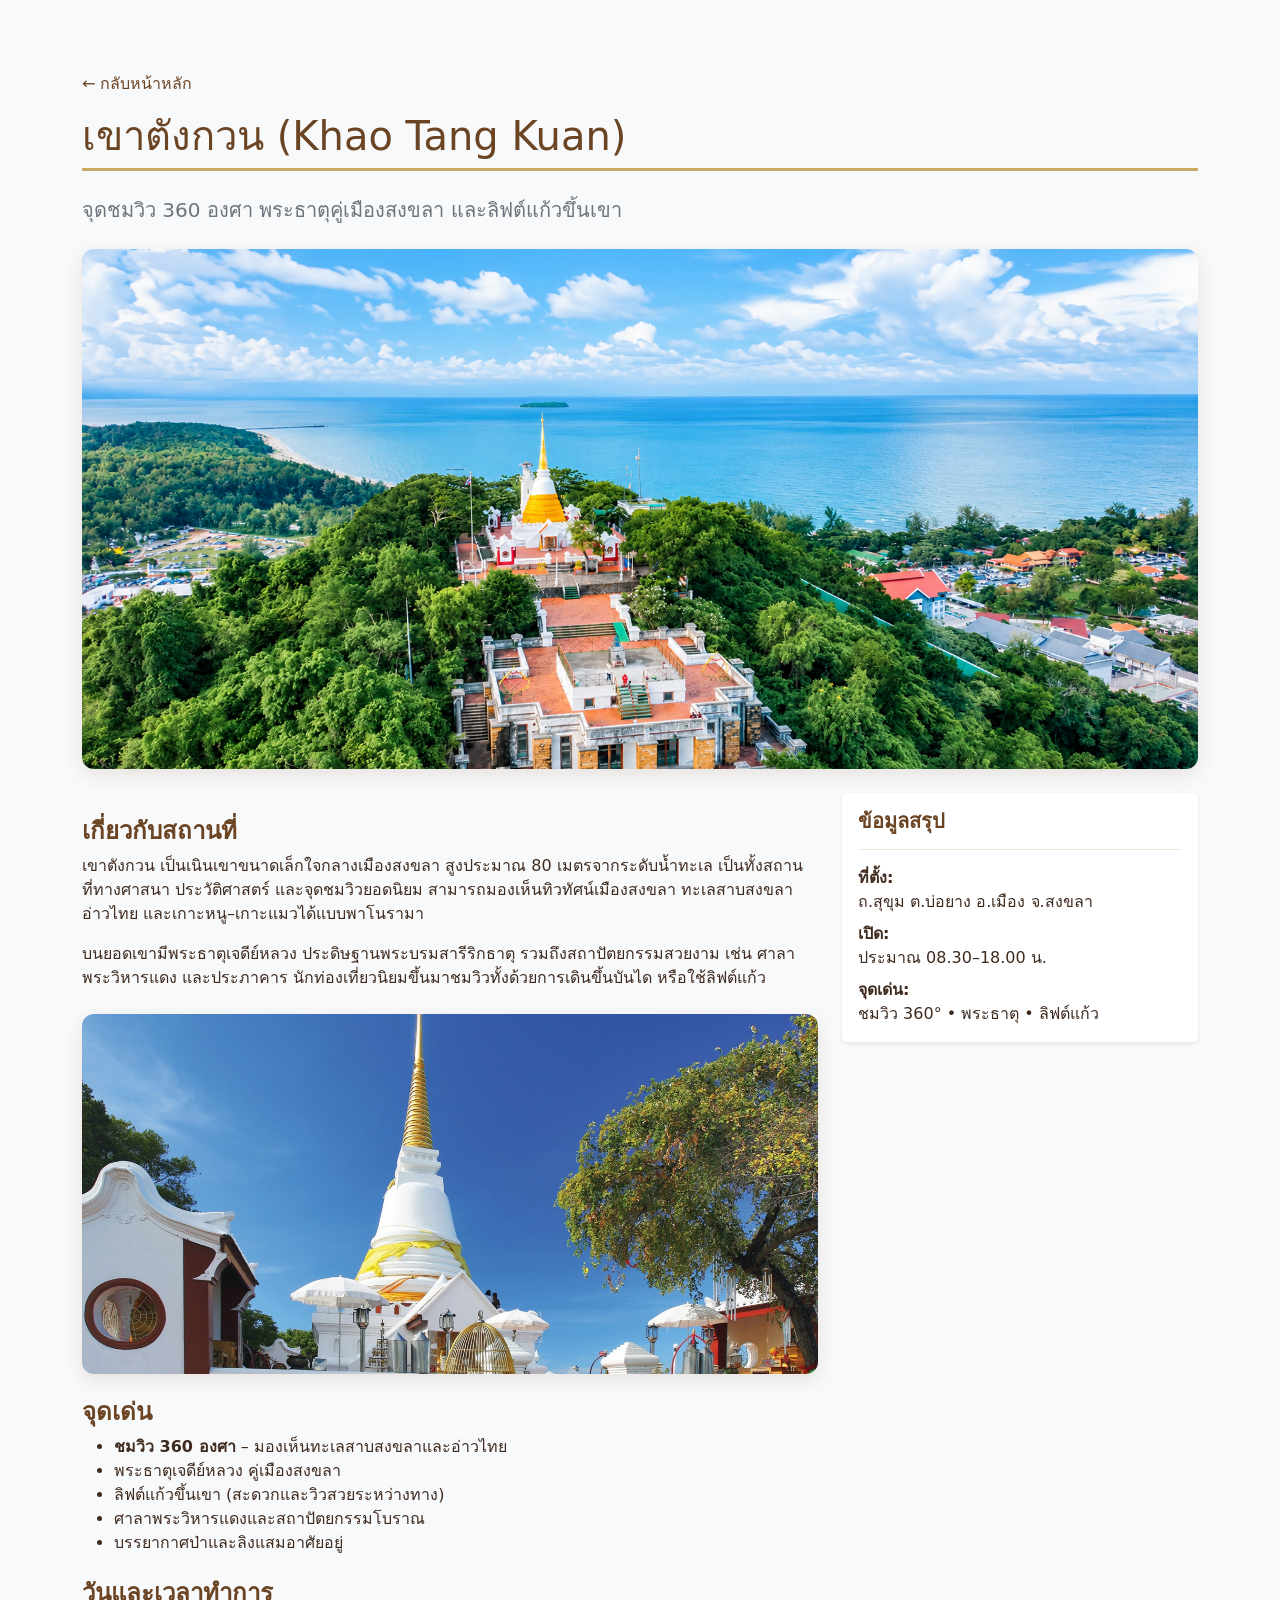
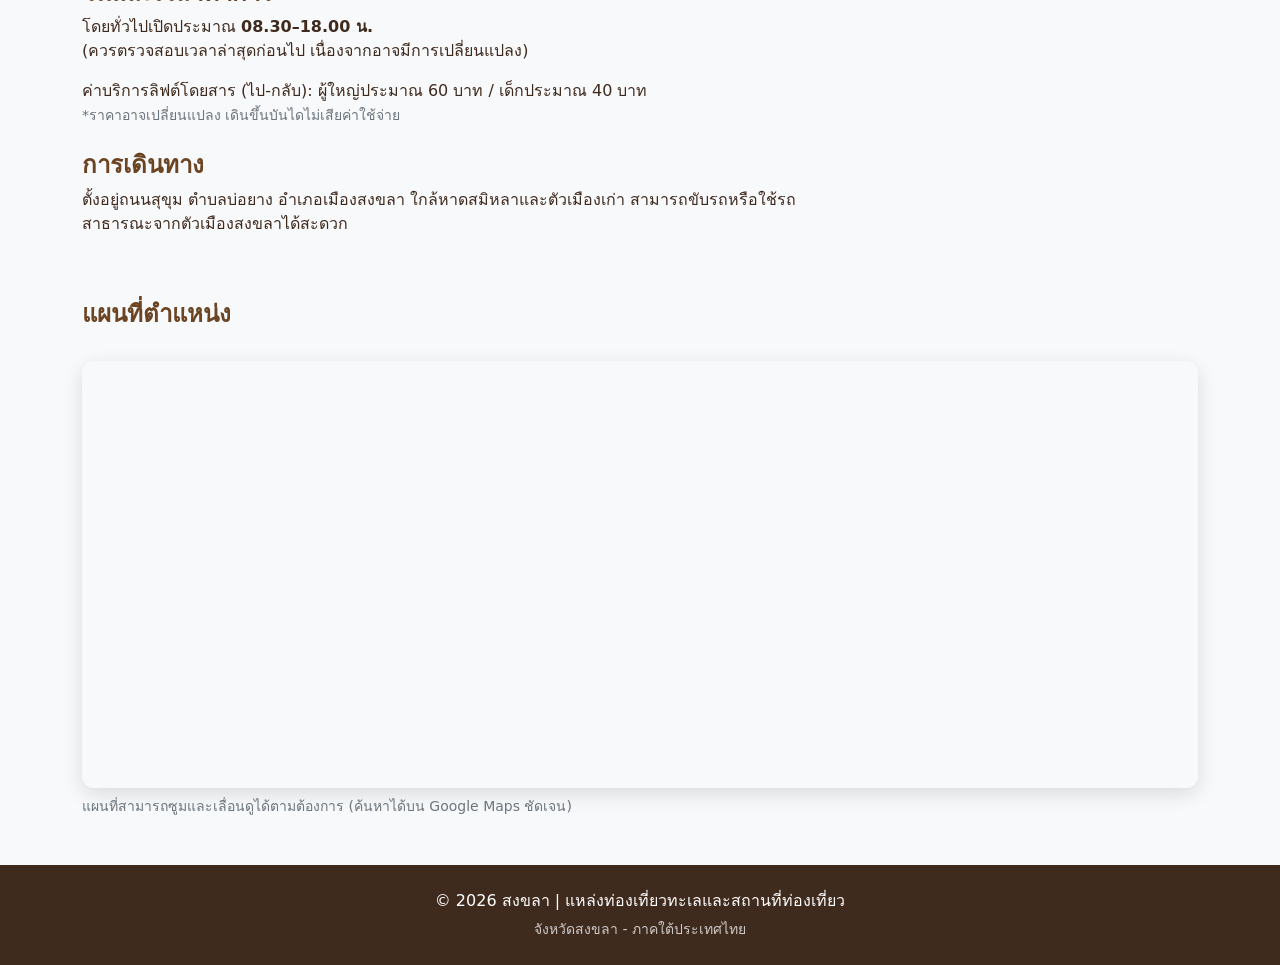
<file: locale4.html>
<!DOCTYPE html>
<html lang="th">
<head>
    <meta charset="UTF-8">
    <meta name="viewport" content="width=device-width, initial-scale=1.0">
    <meta name="description" content="เขาตังกวน สงขลา - จุดชมวิว 360 องศา พระธาตุเจดีย์หลวง และลิฟต์แก้วขึ้นเขา">
    <title>เขาตังกวน | สงขลา</title>
    <link href="https://cdn.jsdelivr.net/npm/bootstrap@5.3.3/dist/css/bootstrap.min.css" rel="stylesheet">
    <link rel="stylesheet" href="style.css">
    <style>
        .locale-img-wrap {
            margin: 1.5rem 0;
            border-radius: 12px;
            overflow: hidden;
            box-shadow: 0 6px 18px rgba(107, 68, 35, 0.12);
            background-color: #f8f5f0;
        }
        .locale-img-wrap img {
            width: 100%;
            height: auto;
            display: block;
            object-fit: cover;
        }
        .locale-img-main {
            aspect-ratio: 1200 / 600;
            max-height: 520px;
            width: 100%;
            object-fit: cover;
        }
        .locale-img-secondary {
            aspect-ratio: 800 / 500;
            max-height: 360px;
            width: 100%;
            object-fit: cover;
        }
        .place-title {
            color: #6B4423;
            border-bottom: 3px solid #C9A962;
            padding-bottom: 0.5rem;
            margin-bottom: 1.5rem;
        }
        .map-container {
            border-radius: 12px;
            overflow: hidden;
            box-shadow: 0 6px 20px rgba(0,0,0,0.12);
            margin-top: 2rem;
        }
        .back-link {
            color: #6B4423;
            text-decoration: none;
            font-weight: 500;
        }
        .back-link:hover { text-decoration: underline; }
    </style>
</head>
<body class="bg-light">

    <div class="container mt-5 pt-4">
        <a href="index.html" class="back-link">← กลับหน้าหลัก</a>

        <h1 class="place-title mt-3">เขาตังกวน (Khao Tang Kuan)</h1>
        <p class="lead text-muted">จุดชมวิว 360 องศา พระธาตุคู่เมืองสงขลา และลิฟต์แก้วขึ้นเขา</p>

        <div class="locale-img-wrap">
            <img src="Stylization/img/Tangkuan1.png"
                 alt="ภาพหลักเขาตังกวน"
                 class="locale-img-main"
                 width="1200" height="600"
                 loading="lazy">
        </div>

        <div class="row">
            <div class="col-lg-8">
                <h4 class="text-brown fw-bold mt-4">เกี่ยวกับสถานที่</h4>
                <p>
                    เขาตังกวน เป็นเนินเขาขนาดเล็กใจกลางเมืองสงขลา สูงประมาณ 80 เมตรจากระดับน้ำทะเล 
                    เป็นทั้งสถานที่ทางศาสนา ประวัติศาสตร์ และจุดชมวิวยอดนิยม 
                    สามารถมองเห็นทิวทัศน์เมืองสงขลา ทะเลสาบสงขลา อ่าวไทย และเกาะหนู–เกาะแมวได้แบบพาโนรามา
                </p>
                <p>
                    บนยอดเขามีพระธาตุเจดีย์หลวง ประดิษฐานพระบรมสารีริกธาตุ 
                    รวมถึงสถาปัตยกรรมสวยงาม เช่น ศาลาพระวิหารแดง และประภาคาร 
                    นักท่องเที่ยวนิยมขึ้นมาชมวิวทั้งด้วยการเดินขึ้นบันได หรือใช้ลิฟต์แก้ว
                </p>

                <div class="locale-img-wrap">
                    <img src="Stylization/img/Tangkuan2.png"
                         alt="พระธาตุเจดีย์หลวงหรือวิวจากยอดเขาตังกวน"
                         class="locale-img-secondary"
                         width="800" height="500"
                         loading="lazy">
                </div>

                <h4 class="text-brown fw-bold mt-4">จุดเด่น</h4>
                <ul>
                    <li><strong>ชมวิว 360 องศา</strong> – มองเห็นทะเลสาบสงขลาและอ่าวไทย</li>
                    <li>พระธาตุเจดีย์หลวง คู่เมืองสงขลา</li>
                    <li>ลิฟต์แก้วขึ้นเขา (สะดวกและวิวสวยระหว่างทาง)</li>
                    <li>ศาลาพระวิหารแดงและสถาปัตยกรรมโบราณ</li>
                    <li>บรรยากาศป่าและลิงแสมอาศัยอยู่</li>
                </ul>

                <h4 class="text-brown fw-bold mt-4">วันและเวลาทำการ</h4>
                <p>
                    โดยทั่วไปเปิดประมาณ <strong>08.30–18.00 น.</strong><br>
                    (ควรตรวจสอบเวลาล่าสุดก่อนไป เนื่องจากอาจมีการเปลี่ยนแปลง)
                </p>
                <p>
                    ค่าบริการลิฟต์โดยสาร (ไป-กลับ): ผู้ใหญ่ประมาณ 60 บาท / เด็กประมาณ 40 บาท<br>
                    <small class="text-muted">*ราคาอาจเปลี่ยนแปลง เดินขึ้นบันไดไม่เสียค่าใช้จ่าย</small>
                </p>

                <h4 class="text-brown fw-bold mt-4">การเดินทาง</h4>
                <p>
                    ตั้งอยู่ถนนสุขุม ตำบลบ่อยาง อำเภอเมืองสงขลา 
                    ใกล้หาดสมิหลาและตัวเมืองเก่า สามารถขับรถหรือใช้รถสาธารณะจากตัวเมืองสงขลาได้สะดวก
                </p>
            </div>

            <div class="col-lg-4">
                <div class="card border-0 shadow-sm sticky-top" style="top: 80px;">
                    <div class="card-body">
                        <h5 class="text-brown fw-bold">ข้อมูลสรุป</h5>
                        <hr>
                        <p class="mb-2"><strong>ที่ตั้ง:</strong><br>ถ.สุขุม ต.บ่อยาง อ.เมือง จ.สงขลา</p>
                        <p class="mb-2"><strong>เปิด:</strong><br>ประมาณ 08.30–18.00 น.</p>
                        <p class="mb-0"><strong>จุดเด่น:</strong><br>ชมวิว 360° • พระธาตุ • ลิฟต์แก้ว</p>
                    </div>
                </div>
            </div>
        </div>

        <h4 class="text-brown fw-bold mt-5">แผนที่ตำแหน่ง</h4>
        <div class="map-container">
            <iframe 
                src="https://maps.google.com/maps?q=เขาตังกวน+สงขลา&t=&z=15&ie=UTF8&iwloc=&output=embed" 
                width="100%" 
                height="420" 
                style="border:0;" 
                allowfullscreen="" 
                loading="lazy" 
                referrerpolicy="no-referrer-when-downgrade">
            </iframe>
        </div>
        <p class="text-muted small mt-2">แผนที่สามารถซูมและเลื่อนดูได้ตามต้องการ (ค้นหาได้บน Google Maps ชัดเจน)</p>
    </div>

    <footer class="text-white text-center py-4 mt-5">
        <div class="container">
            <p class="mb-1 fw-medium">© 2026 สงขลา | แหล่งท่องเที่ยวทะเลและสถานที่ท่องเที่ยว</p>
            <small class="opacity-75">จังหวัดสงขลา - ภาคใต้ประเทศไทย</small>
        </div>
    </footer>

    <script src="https://cdn.jsdelivr.net/npm/bootstrap@5.3.3/dist/js/bootstrap.bundle.min.js"></script>
</body>
</html>
</file>
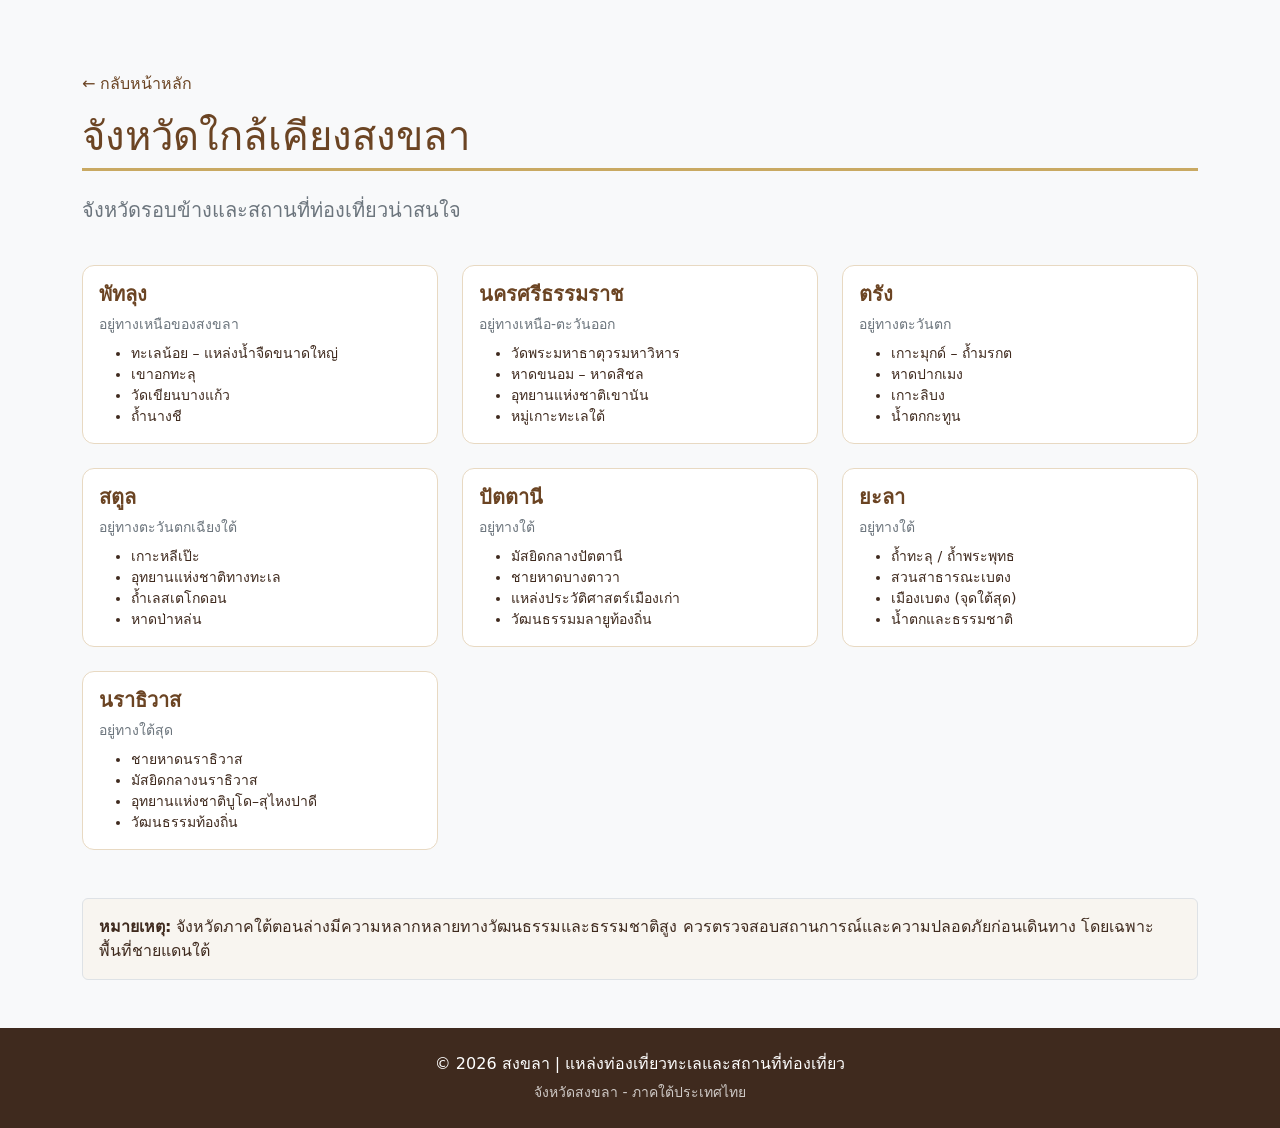
<file: locale_N.html>
<!DOCTYPE html>
<html lang="th">
<head>
    <meta charset="UTF-8">
    <meta name="viewport" content="width=device-width, initial-scale=1.0">
    <meta name="description" content="จังหวัดใกล้เคียงสงขลา และสถานที่ท่องเที่ยวน่าสนใจ">
    <title>จังหวัดใกล้เคียง | สงขลา</title>
    <link href="https://cdn.jsdelivr.net/npm/bootstrap@5.3.3/dist/css/bootstrap.min.css" rel="stylesheet">
    <link rel="stylesheet" href="style.css">
    <style>
        .place-title {
            color: #6B4423;
            border-bottom: 3px solid #C9A962;
            padding-bottom: 0.5rem;
            margin-bottom: 1.5rem;
        }
        .province-card {
            transition: transform 0.3s ease, box-shadow 0.3s ease;
            border-radius: 12px;
            border: 1px solid #e8d9c2;
        }
        .province-card:hover {
            transform: translateY(-6px);
            box-shadow: 0 10px 22px rgba(107, 68, 35, 0.15);
        }
        .back-link {
            color: #6B4423;
            text-decoration: none;
            font-weight: 500;
        }
        .back-link:hover { text-decoration: underline; }
    </style>
</head>
<body class="bg-light">

    <div class="container mt-5 pt-4">
        <a href="index.html" class="back-link">← กลับหน้าหลัก</a>

        <h1 class="place-title mt-3">จังหวัดใกล้เคียงสงขลา</h1>
        <p class="lead text-muted">จังหวัดรอบข้างและสถานที่ท่องเที่ยวน่าสนใจ</p>

        <div class="row g-4 mt-2">

            <!-- พัทลุง -->
            <div class="col-md-6 col-lg-4">
                <div class="card province-card h-100">
                    <div class="card-body">
                        <h5 class="text-brown fw-bold">พัทลุง</h5>
                        <p class="small text-muted mb-2">อยู่ทางเหนือของสงขลา</p>
                        <ul class="small mb-0">
                            <li>ทะเลน้อย – แหล่งน้ำจืดขนาดใหญ่</li>
                            <li>เขาอกทะลุ</li>
                            <li>วัดเขียนบางแก้ว</li>
                            <li>ถ้ำนางชี</li>
                        </ul>
                    </div>
                </div>
            </div>

            <!-- นครศรีธรรมราช -->
            <div class="col-md-6 col-lg-4">
                <div class="card province-card h-100">
                    <div class="card-body">
                        <h5 class="text-brown fw-bold">นครศรีธรรมราช</h5>
                        <p class="small text-muted mb-2">อยู่ทางเหนือ-ตะวันออก</p>
                        <ul class="small mb-0">
                            <li>วัดพระมหาธาตุวรมหาวิหาร</li>
                            <li>หาดขนอม – หาดสิชล</li>
                            <li>อุทยานแห่งชาติเขานัน</li>
                            <li>หมู่เกาะทะเลใต้</li>
                        </ul>
                    </div>
                </div>
            </div>

            <!-- ตรัง -->
            <div class="col-md-6 col-lg-4">
                <div class="card province-card h-100">
                    <div class="card-body">
                        <h5 class="text-brown fw-bold">ตรัง</h5>
                        <p class="small text-muted mb-2">อยู่ทางตะวันตก</p>
                        <ul class="small mb-0">
                            <li>เกาะมุกด์ – ถ้ำมรกต</li>
                            <li>หาดปากเมง</li>
                            <li>เกาะลิบง</li>
                            <li>น้ำตกกะทูน</li>
                        </ul>
                    </div>
                </div>
            </div>

            <!-- สตูล -->
            <div class="col-md-6 col-lg-4">
                <div class="card province-card h-100">
                    <div class="card-body">
                        <h5 class="text-brown fw-bold">สตูล</h5>
                        <p class="small text-muted mb-2">อยู่ทางตะวันตกเฉียงใต้</p>
                        <ul class="small mb-0">
                            <li>เกาะหลีเป๊ะ</li>
                            <li>อุทยานแห่งชาติทางทะเล</li>
                            <li>ถ้ำเลสเตโกดอน</li>
                            <li>หาดป่าหล่น</li>
                        </ul>
                    </div>
                </div>
            </div>

            <!-- ปัตตานี -->
            <div class="col-md-6 col-lg-4">
                <div class="card province-card h-100">
                    <div class="card-body">
                        <h5 class="text-brown fw-bold">ปัตตานี</h5>
                        <p class="small text-muted mb-2">อยู่ทางใต้</p>
                        <ul class="small mb-0">
                            <li>มัสยิดกลางปัตตานี</li>
                            <li>ชายหาดบางตาวา</li>
                            <li>แหล่งประวัติศาสตร์เมืองเก่า</li>
                            <li>วัฒนธรรมมลายูท้องถิ่น</li>
                        </ul>
                    </div>
                </div>
            </div>

            <!-- ยะลา -->
            <div class="col-md-6 col-lg-4">
                <div class="card province-card h-100">
                    <div class="card-body">
                        <h5 class="text-brown fw-bold">ยะลา</h5>
                        <p class="small text-muted mb-2">อยู่ทางใต้</p>
                        <ul class="small mb-0">
                            <li>ถ้ำทะลุ / ถ้ำพระพุทธ</li>
                            <li>สวนสาธารณะเบตง</li>
                            <li>เมืองเบตง (จุดใต้สุด)</li>
                            <li>น้ำตกและธรรมชาติ</li>
                        </ul>
                    </div>
                </div>
            </div>

            <!-- นราธิวาส -->
            <div class="col-md-6 col-lg-4">
                <div class="card province-card h-100">
                    <div class="card-body">
                        <h5 class="text-brown fw-bold">นราธิวาส</h5>
                        <p class="small text-muted mb-2">อยู่ทางใต้สุด</p>
                        <ul class="small mb-0">
                            <li>ชายหาดนราธิวาส</li>
                            <li>มัสยิดกลางนราธิวาส</li>
                            <li>อุทยานแห่งชาติบูโด–สุไหงปาดี</li>
                            <li>วัฒนธรรมท้องถิ่น</li>
                        </ul>
                    </div>
                </div>
            </div>

        </div>

        <div class="alert alert-light border mt-5">
            <strong>หมายเหตุ:</strong> จังหวัดภาคใต้ตอนล่างมีความหลากหลายทางวัฒนธรรมและธรรมชาติสูง 
            ควรตรวจสอบสถานการณ์และความปลอดภัยก่อนเดินทาง โดยเฉพาะพื้นที่ชายแดนใต้
        </div>
    </div>

    <footer class="text-white text-center py-4 mt-5">
        <div class="container">
            <p class="mb-1 fw-medium">© 2026 สงขลา | แหล่งท่องเที่ยวทะเลและสถานที่ท่องเที่ยว</p>
            <small class="opacity-75">จังหวัดสงขลา - ภาคใต้ประเทศไทย</small>
        </div>
    </footer>

    <script src="https://cdn.jsdelivr.net/npm/bootstrap@5.3.3/dist/js/bootstrap.bundle.min.js"></script>
</body>
</html>
</file>
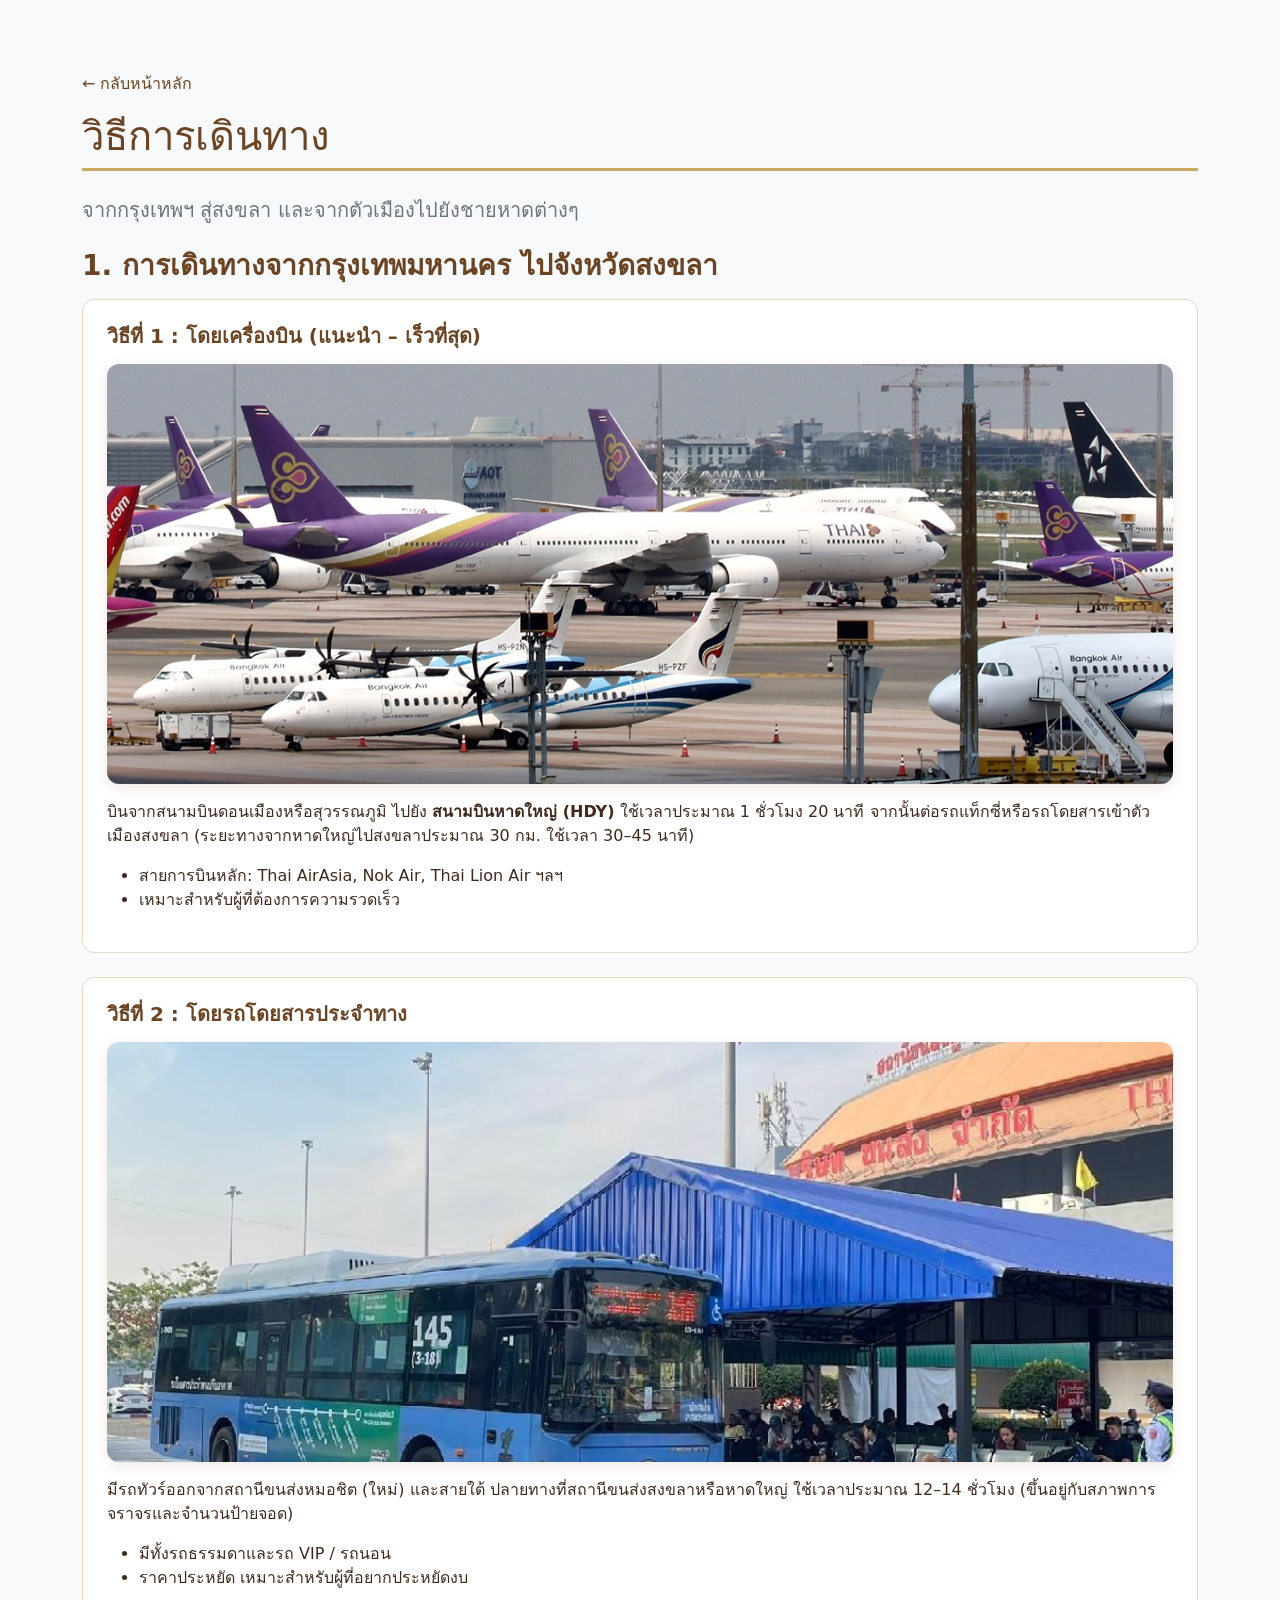
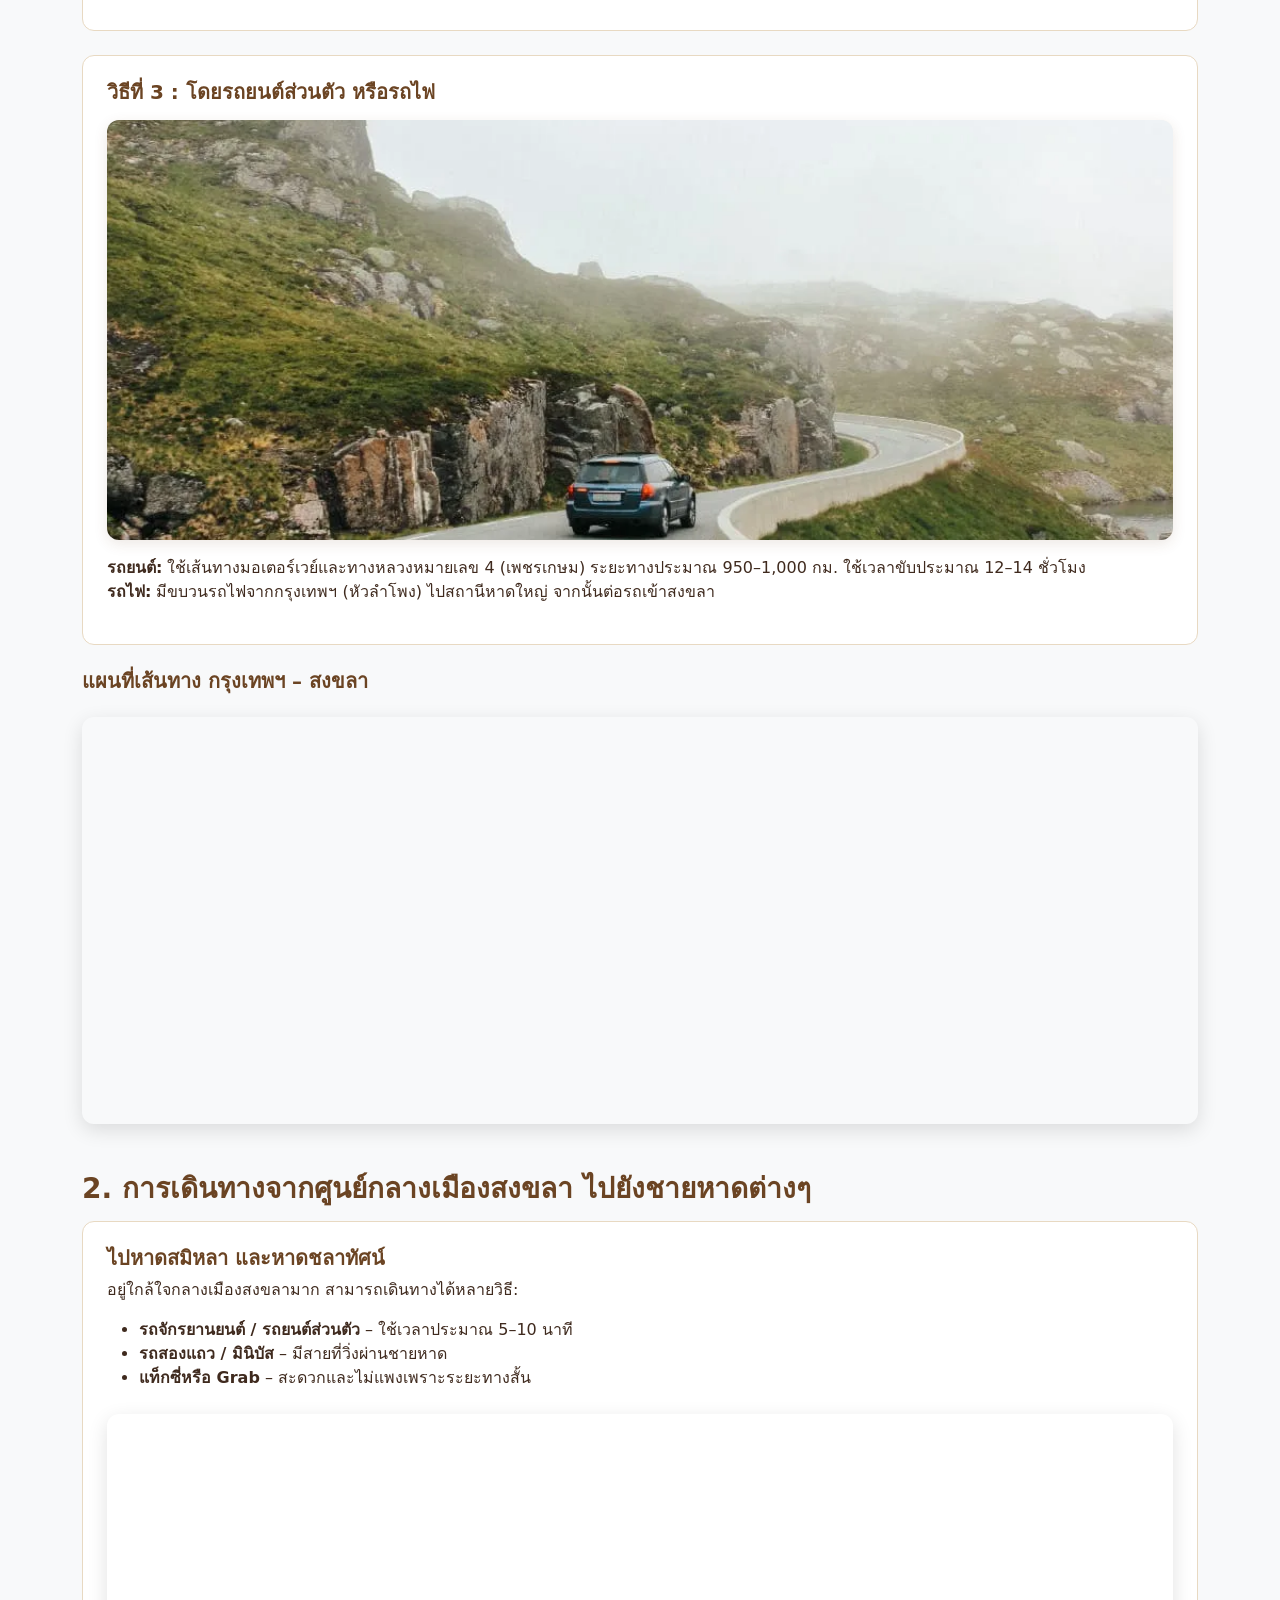
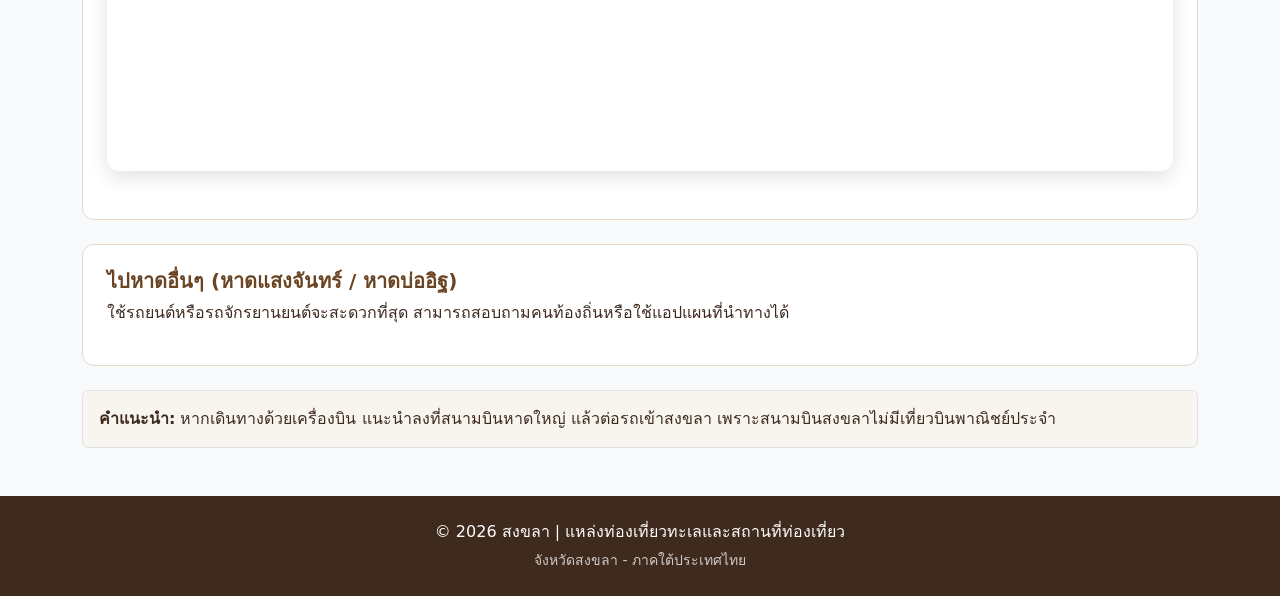
<file: Travel.html>
<!DOCTYPE html>
<html lang="th">
<head>
    <meta charset="UTF-8">
    <meta name="viewport" content="width=device-width, initial-scale=1.0">
    <meta name="description" content="วิธีการเดินทางไปสงขลา จากกรุงเทพฯ และภายในจังหวัด">
    <title>วิธีการเดินทาง | สงขลา</title>
    <link href="https://cdn.jsdelivr.net/npm/bootstrap@5.3.3/dist/css/bootstrap.min.css" rel="stylesheet">
    <link rel="stylesheet" href="style.css">
    <style>
        .place-title {
            color: #6B4423;
            border-bottom: 3px solid #C9A962;
            padding-bottom: 0.5rem;
            margin-bottom: 1.5rem;
        }
        .travel-img-wrap {
            margin: 1rem 0;
            border-radius: 12px;
            overflow: hidden;
            box-shadow: 0 4px 14px rgba(107, 68, 35, 0.12);
            background-color: #f8f5f0;
        }
        .travel-img-wrap img {
            width: 100%;
            height: auto;
            display: block;
            object-fit: cover;
            aspect-ratio: 1000 / 600;
            max-height: 420px;
        }
        .map-container {
            border-radius: 12px;
            overflow: hidden;
            box-shadow: 0 6px 20px rgba(0,0,0,0.12);
            margin: 1.5rem 0;
        }
        .method-card {
            border: 1px solid #e8d9c2;
            border-radius: 12px;
            padding: 1.5rem;
            margin-bottom: 1.5rem;
            background: #fff;
        }
        .back-link {
            color: #6B4423;
            text-decoration: none;
            font-weight: 500;
        }
        .back-link:hover { text-decoration: underline; }
    </style>
</head>
<body class="bg-light">

    <div class="container mt-5 pt-4">
        <a href="index.html" class="back-link">← กลับหน้าหลัก</a>

        <h1 class="place-title mt-3">วิธีการเดินทาง</h1>
        <p class="lead text-muted">จากกรุงเทพฯ สู่สงขลา และจากตัวเมืองไปยังชายหาดต่างๆ</p>

        <!-- ===================== จากกรุงเทพฯ ===================== -->
        <h3 class="text-brown fw-bold mt-4 mb-3">1. การเดินทางจากกรุงเทพมหานคร ไปจังหวัดสงขลา</h3>

        <!-- วิธีที่ 1: เครื่องบิน -->
        <div class="method-card">
            <h5 class="text-brown fw-bold">วิธีที่ 1 : โดยเครื่องบิน (แนะนำ – เร็วที่สุด)</h5>
            <div class="travel-img-wrap">
                <img src="Stylization/img/Traverse1.png"
                     alt="การเดินทางโดยเครื่องบินไปสงขลา"
                     width="1000" height="600"
                     loading="lazy">
            </div>
            <p>
                บินจากสนามบินดอนเมืองหรือสุวรรณภูมิ ไปยัง <strong>สนามบินหาดใหญ่ (HDY)</strong> 
                ใช้เวลาประมาณ 1 ชั่วโมง 20 นาที จากนั้นต่อรถแท็กซี่หรือรถโดยสารเข้าตัวเมืองสงขลา 
                (ระยะทางจากหาดใหญ่ไปสงขลาประมาณ 30 กม. ใช้เวลา 30–45 นาที)
            </p>
            <ul>
                <li>สายการบินหลัก: Thai AirAsia, Nok Air, Thai Lion Air ฯลฯ</li>
                <li>เหมาะสำหรับผู้ที่ต้องการความรวดเร็ว</li>
            </ul>
        </div>

        <!-- วิธีที่ 2: รถโดยสารประจำทาง -->
        <div class="method-card">
            <h5 class="text-brown fw-bold">วิธีที่ 2 : โดยรถโดยสารประจำทาง</h5>
            <div class="travel-img-wrap">
                <img src="Stylization/img/Traverse2.png"
                     alt="การเดินทางโดยรถโดยสารประจำทาง"
                     width="1000" height="600"
                     loading="lazy">
            </div>
            <p>
                มีรถทัวร์ออกจากสถานีขนส่งหมอชิต (ใหม่) และสายใต้ 
                ปลายทางที่สถานีขนส่งสงขลาหรือหาดใหญ่ ใช้เวลาประมาณ 12–14 ชั่วโมง 
                (ขึ้นอยู่กับสภาพการจราจรและจำนวนป้ายจอด)
            </p>
            <ul>
                <li>มีทั้งรถธรรมดาและรถ VIP / รถนอน</li>
                <li>ราคาประหยัด เหมาะสำหรับผู้ที่อยากประหยัดงบ</li>
            </ul>
        </div>

        <!-- วิธีที่ 3: รถยนต์ส่วนตัว / รถไฟ -->
        <div class="method-card">
            <h5 class="text-brown fw-bold">วิธีที่ 3 : โดยรถยนต์ส่วนตัว หรือรถไฟ</h5>
            <div class="travel-img-wrap">
                <img src="Stylization/img/Traverse3.png"
                     alt="การเดินทางโดยรถยนต์หรือรถไฟ"
                     width="1000" height="600"
                     loading="lazy">
            </div>
            <p>
                <strong>รถยนต์:</strong> ใช้เส้นทางมอเตอร์เวย์และทางหลวงหมายเลข 4 (เพชรเกษม) 
                ระยะทางประมาณ 950–1,000 กม. ใช้เวลาขับประมาณ 12–14 ชั่วโมง<br>
                <strong>รถไฟ:</strong> มีขบวนรถไฟจากกรุงเทพฯ (หัวลำโพง) ไปสถานีหาดใหญ่ 
                จากนั้นต่อรถเข้าสงขลา
            </p>
        </div>

        <h5 class="text-brown fw-bold mt-4">แผนที่เส้นทาง กรุงเทพฯ – สงขลา</h5>
        <div class="map-container">
            <iframe 
                src="https://maps.google.com/maps?q=กรุงเทพมหานคร+ถึง+สงขลา&t=&z=7&ie=UTF8&iwloc=&output=embed" 
                width="100%" 
                height="400" 
                style="border:0;" 
                allowfullscreen="" 
                loading="lazy">
            </iframe>
        </div>

        <!-- ===================== จากตัวเมืองสงขลา ===================== -->
        <h3 class="text-brown fw-bold mt-5 mb-3">2. การเดินทางจากศูนย์กลางเมืองสงขลา ไปยังชายหาดต่างๆ</h3>

        <div class="method-card">
            <h5 class="text-brown fw-bold">ไปหาดสมิหลา และหาดชลาทัศน์</h5>
            <p>
                อยู่ใกล้ใจกลางเมืองสงขลามาก สามารถเดินทางได้หลายวิธี:
            </p>
            <ul>
                <li><strong>รถจักรยานยนต์ / รถยนต์ส่วนตัว</strong> – ใช้เวลาประมาณ 5–10 นาที</li>
                <li><strong>รถสองแถว / มินิบัส</strong> – มีสายที่วิ่งผ่านชายหาด</li>
                <li><strong>แท็กซี่หรือ Grab</strong> – สะดวกและไม่แพงเพราะระยะทางสั้น</li>
            </ul>
            <div class="map-container">
                <iframe 
                    src="https://maps.google.com/maps?q=ตัวเมืองสงขลา+ถึง+หาดสมิหลา&t=&z=13&ie=UTF8&iwloc=&output=embed" 
                    width="100%" 
                    height="350" 
                    style="border:0;" 
                    allowfullscreen="" 
                    loading="lazy">
                </iframe>
            </div>
        </div>

        <div class="method-card">
            <h5 class="text-brown fw-bold">ไปหาดอื่นๆ (หาดแสงจันทร์ / หาดบ่ออิฐ)</h5>
            <p>
                ใช้รถยนต์หรือรถจักรยานยนต์จะสะดวกที่สุด 
                สามารถสอบถามคนท้องถิ่นหรือใช้แอปแผนที่นำทางได้
            </p>
        </div>

        <div class="alert alert-light border mt-4">
            <strong>คำแนะนำ:</strong> 
            หากเดินทางด้วยเครื่องบิน แนะนำลงที่สนามบินหาดใหญ่ แล้วต่อรถเข้าสงขลา 
            เพราะสนามบินสงขลาไม่มีเที่ยวบินพาณิชย์ประจำ
        </div>
    </div>

    <footer class="text-white text-center py-4 mt-5">
        <div class="container">
            <p class="mb-1 fw-medium">© 2026 สงขลา | แหล่งท่องเที่ยวทะเลและสถานที่ท่องเที่ยว</p>
            <small class="opacity-75">จังหวัดสงขลา - ภาคใต้ประเทศไทย</small>
        </div>
    </footer>

    <script src="https://cdn.jsdelivr.net/npm/bootstrap@5.3.3/dist/js/bootstrap.bundle.min.js"></script>
</body>
</html>
</file>
<file: style.css>
/* ========================================
   style.css - เว็บไซต์สงขลา (ทะเล + สถานที่ท่องเที่ยว)
   รองรับ Light / Dark Mode
   ======================================== */

/* ---------- สีโหมดสว่าง (ค่าเริ่มต้น) ---------- */
:root {
    --brown: #6B4423;
    --gold: #C9A962;
    --sand: #F5EDE0;
    --dark-text: #3F2A1E;
    --light-sand: #FAF6F0;
    --shadow: rgba(107, 68, 35, 0.15);
    --teal-dark: #0f2c3e;
    --teal: #1a3a4a;

    /* สีโครงสร้างหน้า */
    --bg-page: #f8f9fa;
    --bg-card: #ffffff;
    --bg-muted: #f8f5f0;
    --bg-hero: #f8f5f0;
    --text-main: #3F2A1E;
    --text-muted: #6c757d;
    --border-soft: #e8d9c2;
    --border-list: #f0e6d8;
    --footer-bg: #3F2A1E;
    --footer-text: #ffffff;
    --link-hover-bg: #FAF6F0;
    --card-shadow-hover: rgba(107, 68, 35, 0.18);
    --img-wrap-bg: #f8f5f0;
}

/* ---------- สีโหมดมืด (ตามระบบ OS) ---------- */
@media (prefers-color-scheme: dark) {
    :root {
        --brown: #D4A574;
        --gold: #E0C078;
        --sand: #2a241c;
        --dark-text: #f0e6d8;
        --light-sand: #3a3228;
        --shadow: rgba(0, 0, 0, 0.45);
        --teal-dark: #0a1a24;
        --teal: #163040;

        --bg-page: #12100e;
        --bg-card: #1c1916;
        --bg-muted: #24201b;
        --bg-hero: #1a1714;
        --text-main: #f0e6d8;
        --text-muted: #b0a090;
        --border-soft: #3d342a;
        --border-list: #3d342a;
        --footer-bg: #0d0b09;
        --footer-text: #e8dcc8;
        --link-hover-bg: #2a241c;
        --card-shadow-hover: rgba(0, 0, 0, 0.5);
        --img-wrap-bg: #1a1714;
    }
}

/* ---------- บังคับโหมดมืดด้วย class (สำหรับปุ่มสลับในอนาคต) ---------- */
html.dark-mode {
    --brown: #D4A574;
    --gold: #E0C078;
    --sand: #2a241c;
    --dark-text: #f0e6d8;
    --light-sand: #3a3228;
    --shadow: rgba(0, 0, 0, 0.45);
    --teal-dark: #0a1a24;
    --teal: #163040;

    --bg-page: #12100e;
    --bg-card: #1c1916;
    --bg-muted: #24201b;
    --bg-hero: #1a1714;
    --text-main: #f0e6d8;
    --text-muted: #b0a090;
    --border-soft: #3d342a;
    --border-list: #3d342a;
    --footer-bg: #0d0b09;
    --footer-text: #e8dcc8;
    --link-hover-bg: #2a241c;
    --card-shadow-hover: rgba(0, 0, 0, 0.5);
    --img-wrap-bg: #1a1714;
}

/* บังคับโหมดสว่าง แม้ระบบจะเป็นมืด */
html.light-mode {
    --brown: #6B4423;
    --gold: #C9A962;
    --sand: #F5EDE0;
    --dark-text: #3F2A1E;
    --light-sand: #FAF6F0;
    --shadow: rgba(107, 68, 35, 0.15);
    --teal-dark: #0f2c3e;
    --teal: #1a3a4a;

    --bg-page: #f8f9fa;
    --bg-card: #ffffff;
    --bg-muted: #f8f5f0;
    --bg-hero: #f8f5f0;
    --text-main: #3F2A1E;
    --text-muted: #6c757d;
    --border-soft: #e8d9c2;
    --border-list: #f0e6d8;
    --footer-bg: #3F2A1E;
    --footer-text: #ffffff;
    --link-hover-bg: #FAF6F0;
    --card-shadow-hover: rgba(107, 68, 35, 0.18);
    --img-wrap-bg: #f8f5f0;
}

/* ---------- พื้นฐานหน้า ---------- */
html {
    color-scheme: light dark;
}

body {
    background-color: var(--bg-page) !important;
    color: var(--text-main);
    transition: background-color 0.25s ease, color 0.25s ease;
}

/* แทน Bootstrap bg-light / bg-white ในโหมดมืด */
body.bg-light {
    background-color: var(--bg-page) !important;
}

.bg-white,
.card,
.method-card,
.beach-card {
    background-color: var(--bg-card) !important;
    color: var(--text-main);
}

.text-muted,
.lead.text-muted {
    color: var(--text-muted) !important;
}

/* ---------- Hero Header + Image ---------- */
.hero-header {
    width: 100%;
    overflow: hidden;
    background-color: var(--bg-hero);
    box-shadow: 0 6px 20px var(--shadow);
    position: relative;
}

.hero-image {
    width: 100%;
    height: auto;
    max-height: 580px;
    object-fit: cover;
    display: block;
    margin: 0 auto;
    transition: transform 0.5s ease;
}

.hero-image:hover {
    transform: scale(1.015);
}

/* ---------- Promotional Banner ---------- */
.promo-banner {
    background: linear-gradient(90deg, var(--teal-dark), var(--teal));
    padding: 10px 0;
    overflow: hidden;
    border-top: 1px solid #2a4a5e;
    border-bottom: 3px solid var(--gold);
    box-shadow: 0 4px 15px rgba(0, 0, 0, 0.25);
    margin-top: 6px;
    position: relative;
    z-index: 10;
}

.scrolling-text {
    display: inline-flex;
    align-items: center;
    white-space: nowrap;
    padding-left: 100%;
    animation: scroll-left 22s linear infinite;
    font-size: 1.08rem;
    color: #f4e9d8;
    font-weight: 600;
    letter-spacing: 0.4px;
    text-shadow: 0 1px 3px rgba(0, 0, 0, 0.4);
}

.scrolling-text span {
    flex-shrink: 0;
}

@keyframes scroll-left {
    from { transform: translateX(0); }
    to { transform: translateX(-100%); }
}

/* ---------- Navigation Cards ---------- */
.nav-card {
    transition: box-shadow 0.3s ease, border-color 0.3s ease, background-color 0.25s ease;
    border: 1px solid var(--border-soft);
    border-radius: 14px;
    overflow: hidden;
    background-color: var(--bg-card);
}

.nav-card:hover {
    box-shadow: 0 8px 20px var(--shadow);
    border-color: var(--gold);
}

.nav-card .card-body {
    padding: 2.25rem 1.75rem;
}

/* ---------- Place cards ---------- */
.place-card {
    transition: transform 0.3s ease, box-shadow 0.3s ease;
    border-radius: 10px;
    overflow: hidden;
    background-color: var(--bg-card);
}

.place-card:hover {
    transform: translateY(-6px);
    box-shadow: 0 10px 22px var(--card-shadow-hover) !important;
}

/* ---------- Menu Icon ---------- */
.menu-icon {
    max-width: 125px;
    height: auto;
    display: block;
    margin: 0 auto 1.25rem;
    transition: transform 0.3s ease;
    filter: drop-shadow(0 4px 8px rgba(0,0,0,0.08));
}

.menu-icon:hover {
    transform: scale(1.1);
}

/* ---------- Custom Text Colors ---------- */
.text-brown {
    color: var(--brown) !important;
}

.text-gold {
    color: var(--gold) !important;
}

/* ---------- List Group in Sidebar ---------- */
.list-group-item {
    border-radius: 8px;
    margin-bottom: 5px;
    transition: all 0.25s ease;
    font-weight: 500;
    color: var(--dark-text);
    border: 1px solid var(--border-list);
    background-color: var(--bg-card);
}

.list-group-item:hover {
    background-color: var(--link-hover-bg);
    color: var(--brown);
    transform: translateX(6px);
    border-color: var(--gold);
}

.list-group-item-action:focus,
.list-group-item-action:hover {
    background-color: var(--link-hover-bg);
    color: var(--brown);
}

/* ---------- Custom Brown Buttons ---------- */
.btn-brown {
    --bs-btn-color: var(--brown);
    --bs-btn-border-color: var(--brown);
    --bs-btn-hover-bg: var(--brown);
    --bs-btn-hover-border-color: var(--brown);
    --bs-btn-hover-color: #fff;
    --bs-btn-active-bg: #5a3820;
    --bs-btn-active-border-color: #5a3820;
    transition: all 0.3s ease;
}

@media (prefers-color-scheme: dark) {
    .btn-brown {
        --bs-btn-hover-color: #1a1510;
        --bs-btn-active-bg: #c49560;
        --bs-btn-active-border-color: #c49560;
    }
}

html.dark-mode .btn-brown {
    --bs-btn-hover-color: #1a1510;
    --bs-btn-active-bg: #c49560;
    --bs-btn-active-border-color: #c49560;
}

html.light-mode .btn-brown {
    --bs-btn-hover-color: #fff;
    --bs-btn-active-bg: #5a3820;
    --bs-btn-active-border-color: #5a3820;
}

.btn-brown:hover {
    transform: translateY(-2px);
    box-shadow: 0 6px 16px var(--shadow);
}

/* ---------- ภาพ responsive ในหน้าย่อย ---------- */
.history-img-wrap,
.beach-img-wrap,
.travel-img-wrap,
.locale-img-wrap {
    background-color: var(--img-wrap-bg);
    box-shadow: 0 6px 18px var(--shadow);
}

/* ---------- หัวข้อ / ลิงก์กลับ ในหน้าย่อย ---------- */
.place-title {
    color: var(--brown) !important;
    border-bottom-color: var(--gold) !important;
}

.back-link {
    color: var(--brown) !important;
}

.back-link:hover {
    color: var(--gold) !important;
}

/* ---------- การ์ด / method / beach ในหน้าย่อย ---------- */
.beach-card,
.method-card {
    border-color: var(--border-soft) !important;
    background-color: var(--bg-card) !important;
    color: var(--text-main);
}

.timeline-item {
    border-left-color: var(--gold) !important;
}

/* Bootstrap card ในโหมดมืด */
.card {
    background-color: var(--bg-card);
    border-color: var(--border-soft);
    color: var(--text-main);
}

.card.border-0 {
    border-color: transparent !important;
}

.alert-light {
    background-color: var(--bg-muted);
    border-color: var(--border-soft);
    color: var(--text-main);
}

hr {
    border-color: var(--border-soft);
    opacity: 0.6;
}

/* ---------- Responsive ---------- */
@media (max-width: 992px) {
    .hero-image {
        max-height: 450px;
    }
    .scrolling-text {
        font-size: 1.05rem;
    }
    .nav-card .card-body {
        padding: 1.75rem 1.25rem;
    }
}

@media (max-width: 576px) {
    .hero-image {
        max-height: 340px;
    }
    .scrolling-text {
        font-size: 0.95rem;
    }
    .promo-banner {
        margin-top: 4px;
    }
}

/* ---------- Footer ---------- */
footer {
    background-color: var(--footer-bg) !important;
    color: var(--footer-text) !important;
    margin-top: auto;
}

footer .opacity-75 {
    color: var(--footer-text);
}
</file>
